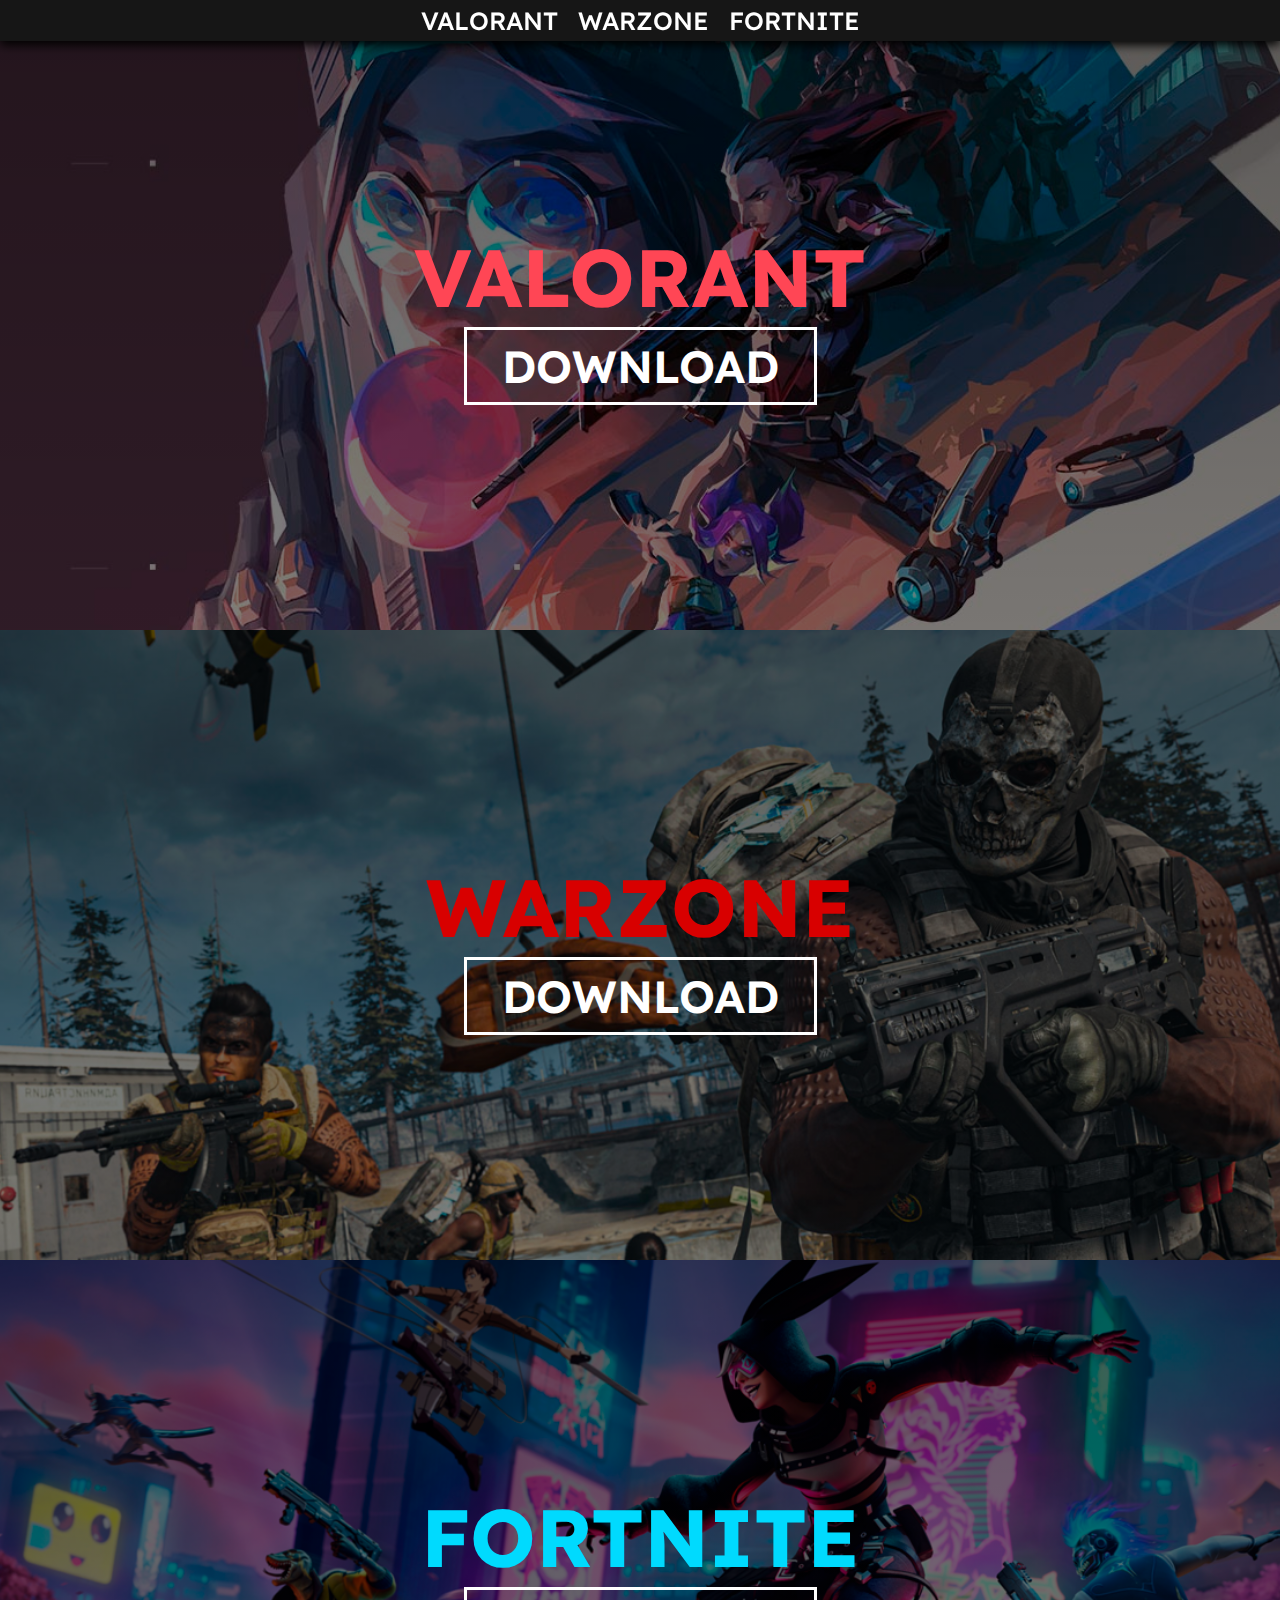
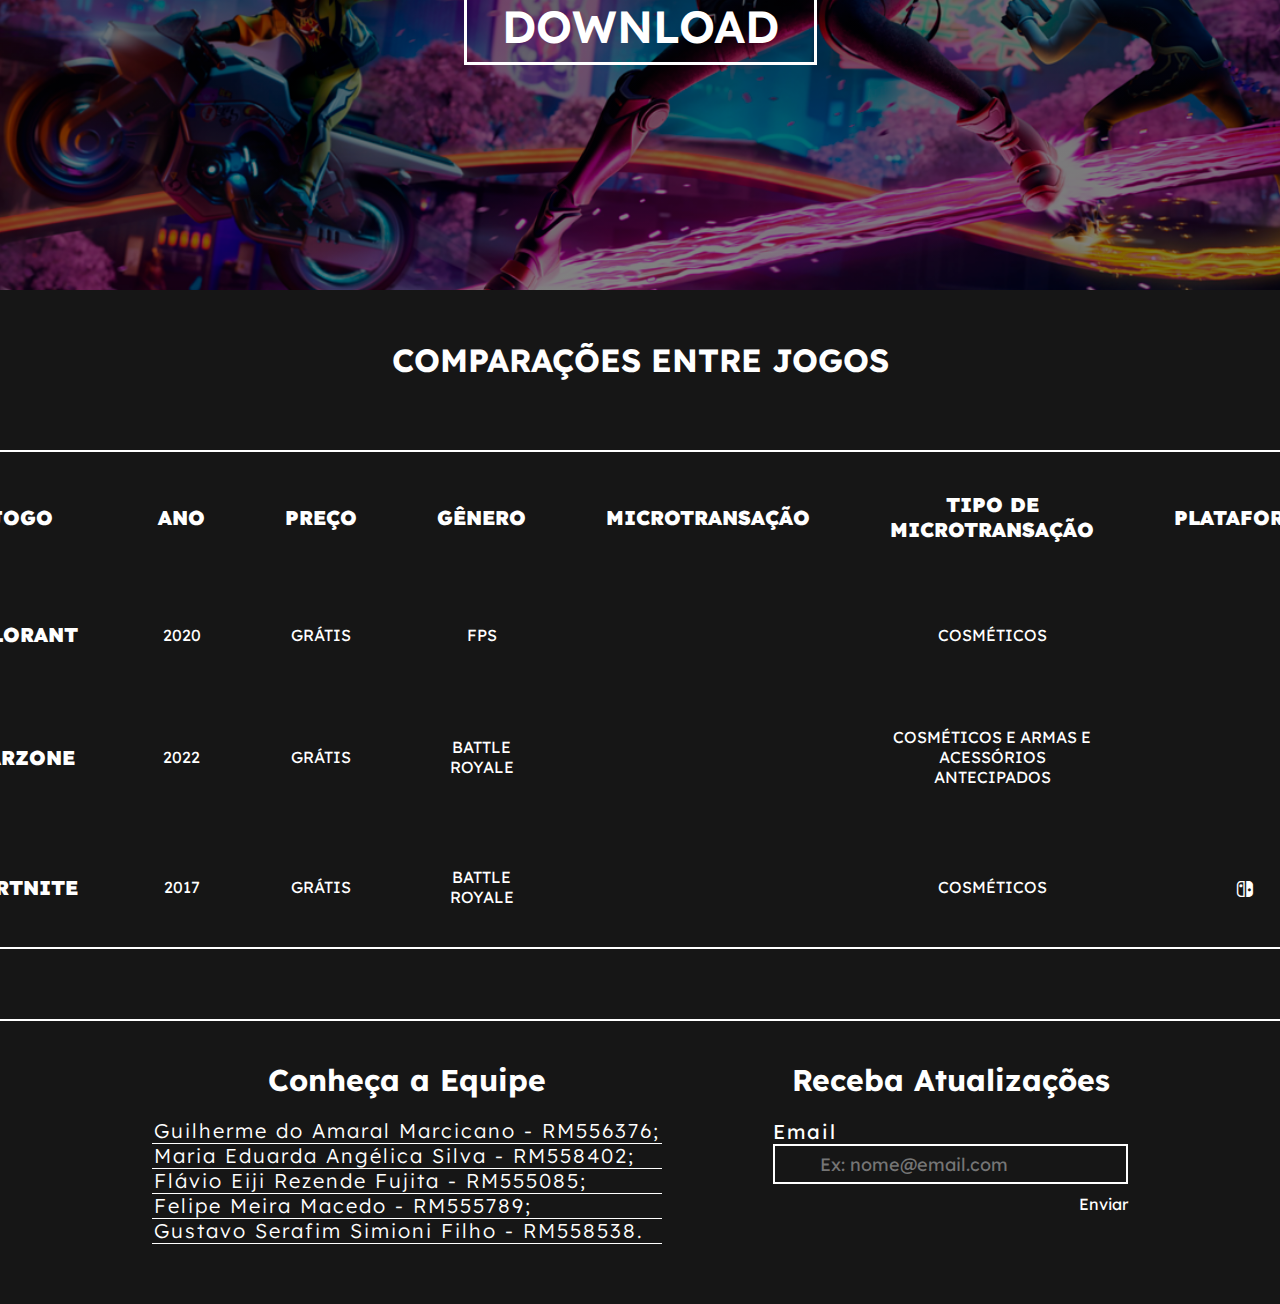
<file: index.html>
<!DOCTYPE html>
<html lang="pt-br">
  <head>
    <!-- Link fonte Google -->
    <link rel="preconnect" href="https://fonts.googleapis.com" />
    <link rel="preconnect" href="https://fonts.gstatic.com" crossorigin />
    <link
      href="https://fonts.googleapis.com/css2?family=Lexend:wght@100..900&display=swap"
      rel="stylesheet"
    />
    <link
      rel="stylesheet"
      href="https://cdnjs.cloudflare.com/ajax/libs/font-awesome/6.5.1/css/all.min.css"
      integrity="sha512-DTOQO9RWCH3ppGqcWaEA1BIZOC6xxalwEsw9c2QQeAIftl+Vegovlnee1c9QX4TctnWMn13TZye+giMm8e2LwA=="
      crossorigin="anonymous"
      referrerpolicy="no-referrer"
    />
    <!-- icon switch -->
    <link
      rel="stylesheet"
      href="https://cdn.jsdelivr.net/npm/bootstrap-icons@1.7.2/font/bootstrap-icons.css"
    />

    <meta charset="UTF-8" />
    <meta name="viewport" content="width=device-width, initial-scale=1.0" />

    <title>Informações de Jogos</title>

    <link rel="stylesheet" href="./Assets/CSS/index.css" />
    <link rel="stylesheet" href="./Assets/CSS/variables.css" />
    <link rel="stylesheet" href="./Assets/CSS/navbar.css" />
  </head>
  <body id="home">
    <!-- MENU NAVEGACAO -->
    <header class="navbar">
      <div>
        <nav>
          <ul>
            <li>
              <a href="#home" class="menu home" title="Ir ao Topo"
                ><i class="fa-solid fa-house"></i
              ></a>
            </li>
          </ul>
        </nav>
      </div>

      <div>
        <nav>
          <ul>
            <li>
              <a href="#valorant" class="menu vavalo" title="Ir até Valorant"
                >VALORANT</a
              >
            </li>
            <li>
              <a href="#warzone" class="menu wazo2" title="Ir até Warzone"
                >WARZONE</a
              >
            </li>
            <li>
              <a href="#fortnite" class="menu frtnt" title="Ir até Fortnite"
                >FORTNITE</a
              >
            </li>
          </ul>
        </nav>
      </div>

      <div>
        <nav>
          <ul>
            <li>
              <a href="#compa" class="menu" title="Ir até Tabela"
                ><i class="fa-solid fa-chart-bar"></i
              ></a>
            </li>
          </ul>
        </nav>
      </div>
    </header>
    <!-- MENU NAVEGACAO -->

    <!-- JOGOS -->
    <main class="va jogos" id="valorant">
      <div class="hero-content">
        <a href="./Assets/Pages/valorant.html" class="vaval" title="Saiba Mais"
          ><h1 class="valorant media">VALORANT</h1></a
        >
        <a
          href="https://playvalorant.com/pt-br/download/"
          class="btn vava img"
          target="_blank"
          title="Site de Download"
          ><i class="fa-solid fa-arrow-down"></i>DOWNLOAD</a
        >
      </div>
    </main>

    <main class="wz jogos" id="warzone">
      <div class="hero-content">
        <a href="./Assets/Pages/warzoneii.html" class="waz2" title="Saiba Mais"
          ><h1 class="warzone media">WARZONE</h1></a
        >
        <a
          href="https://www.callofduty.com/br/pt/warzone"
          class="btn wz2 img"
          target="_blank"
          title="Site de Download"
          ><i class="fa-solid fa-arrow-down"></i>DOWNLOAD</a
        >
      </div>
    </main>

    <main class="ft jogos" id="fortnite">
      <div class="hero-content">
        <a href="./Assets/Pages/fortnite.html" class="frtn" title="Saiba Mais"
          ><h1 class="fortnite media">FORTNITE</h1></a
        >
        <a
          href="https://www.fortnite.com"
          class="btn ftn img"
          target="_blank"
          title="Site de Download"
          ><i class="fa-solid fa-arrow-down"></i>DOWNLOAD</a
        >
      </div>
    </main>
    <!-- JOGOS -->

    <!-- COMPARAÇÃO -->
    <div class="tabela">
      <h1>COMPARAÇÕES ENTRE JOGOS</h1>

      <div class="comp" id="compa">
        <table>
          <thead>
            <tr>
              <th class="nome">JOGO</th>
              <th class="nome">ANO</th>
              <th class="nome">PREÇO</th>
              <th class="nome">GÊNERO</th>
              <th class="nome">MICROTRANSAÇÃO</th>
              <th class="nome">TIPO DE MICROTRANSAÇÃO</th>
              <th class="nome">PLATAFORMA</th>
            </tr>
          </thead>

          <tbody>
            <tr>
              <td class="nome">VALORANT</td>
              <td>2020</td>
              <td>GRÁTIS</td>
              <td>FPS</td>
              <td><i class="fa-solid fa-check icon"></i></td>
              <td>COSMÉTICOS</td>
              <td><i class="fa-brands fa-windows icon"></i></td>
            </tr>

            <tr>
              <td class="nome">WARZONE</td>
              <td>2022</td>
              <td>GRÁTIS</td>
              <td>BATTLE ROYALE</td>
              <td><i class="fa-solid fa-check icon"></i></td>
              <td>COSMÉTICOS E ARMAS E ACESSÓRIOS ANTECIPADOS</td>
              <td>
                <i class="fa-brands fa-windows icon"></i>
                <i class="fa-brands fa-playstation icon"></i>
                <i class="fa-brands fa-xbox icon"></i>
              </td>
            </tr>

            <tr>
              <td class="nome">FORTNITE</td>
              <td>2017</td>
              <td>GRÁTIS</td>
              <td>BATTLE ROYALE</td>
              <td><i class="fa-solid fa-check icon"></i></td>
              <td>COSMÉTICOS</td>
              <td>
                <i class="fa-brands fa-windows icon"></i>
                <i class="fa-brands fa-playstation icon"></i>
                <i class="fa-brands fa-xbox icon"></i>
                <i class="bi bi-nintendo-switch"></i>
              </td>
            </tr>
          </tbody>
        </table>
      </div>
    </div>
    <!-- COMPARAÇÃO -->
    <!-- CREDITOS -->
    <div class="formcontainer">
      <div class="credito">
        <h2>Conheça a Equipe</h2>
        <ul>
          <li>
            <p>Guilherme do Amaral Marcicano - RM556376;</p>
            <p>Maria Eduarda Angélica Silva - RM558402;</p>
            <p>Flávio Eiji Rezende Fujita - RM555085;</p>
            <p>Felipe Meira Macedo - RM555789;</p>
            <p>Gustavo Serafim Simioni Filho - RM558538.</p>
          </li>
        </ul>
      </div>
      <!-- CREDITOS -->

      <!-- FORMULARIO -->
      <div class="box-form">
        <h2>Receba Atualizações</h2>
        <form id="dados" name="dados" method="post" action="" class="form">
          <div class="box-form-item">
            <label for="email">Email</label>
            <i class="fa-solid fa-envelope mail"></i>
            <input
              type="email"
              name="email"
              id="email"
              placeholder="Ex: nome@email.com"
              title="Seu Email"
            />
          </div>

          <div class="box-form-button">
            <a href="./Assets/Pages/feedback.html" title="Enviar" class="Enviar"
              >Enviar <i class="fa-solid fa-arrow-right"></i
            ></a>
          </div>
        </form>
      </div>
    </div>
    <!-- FORMULARIO -->
  </body>
</html>
</file>
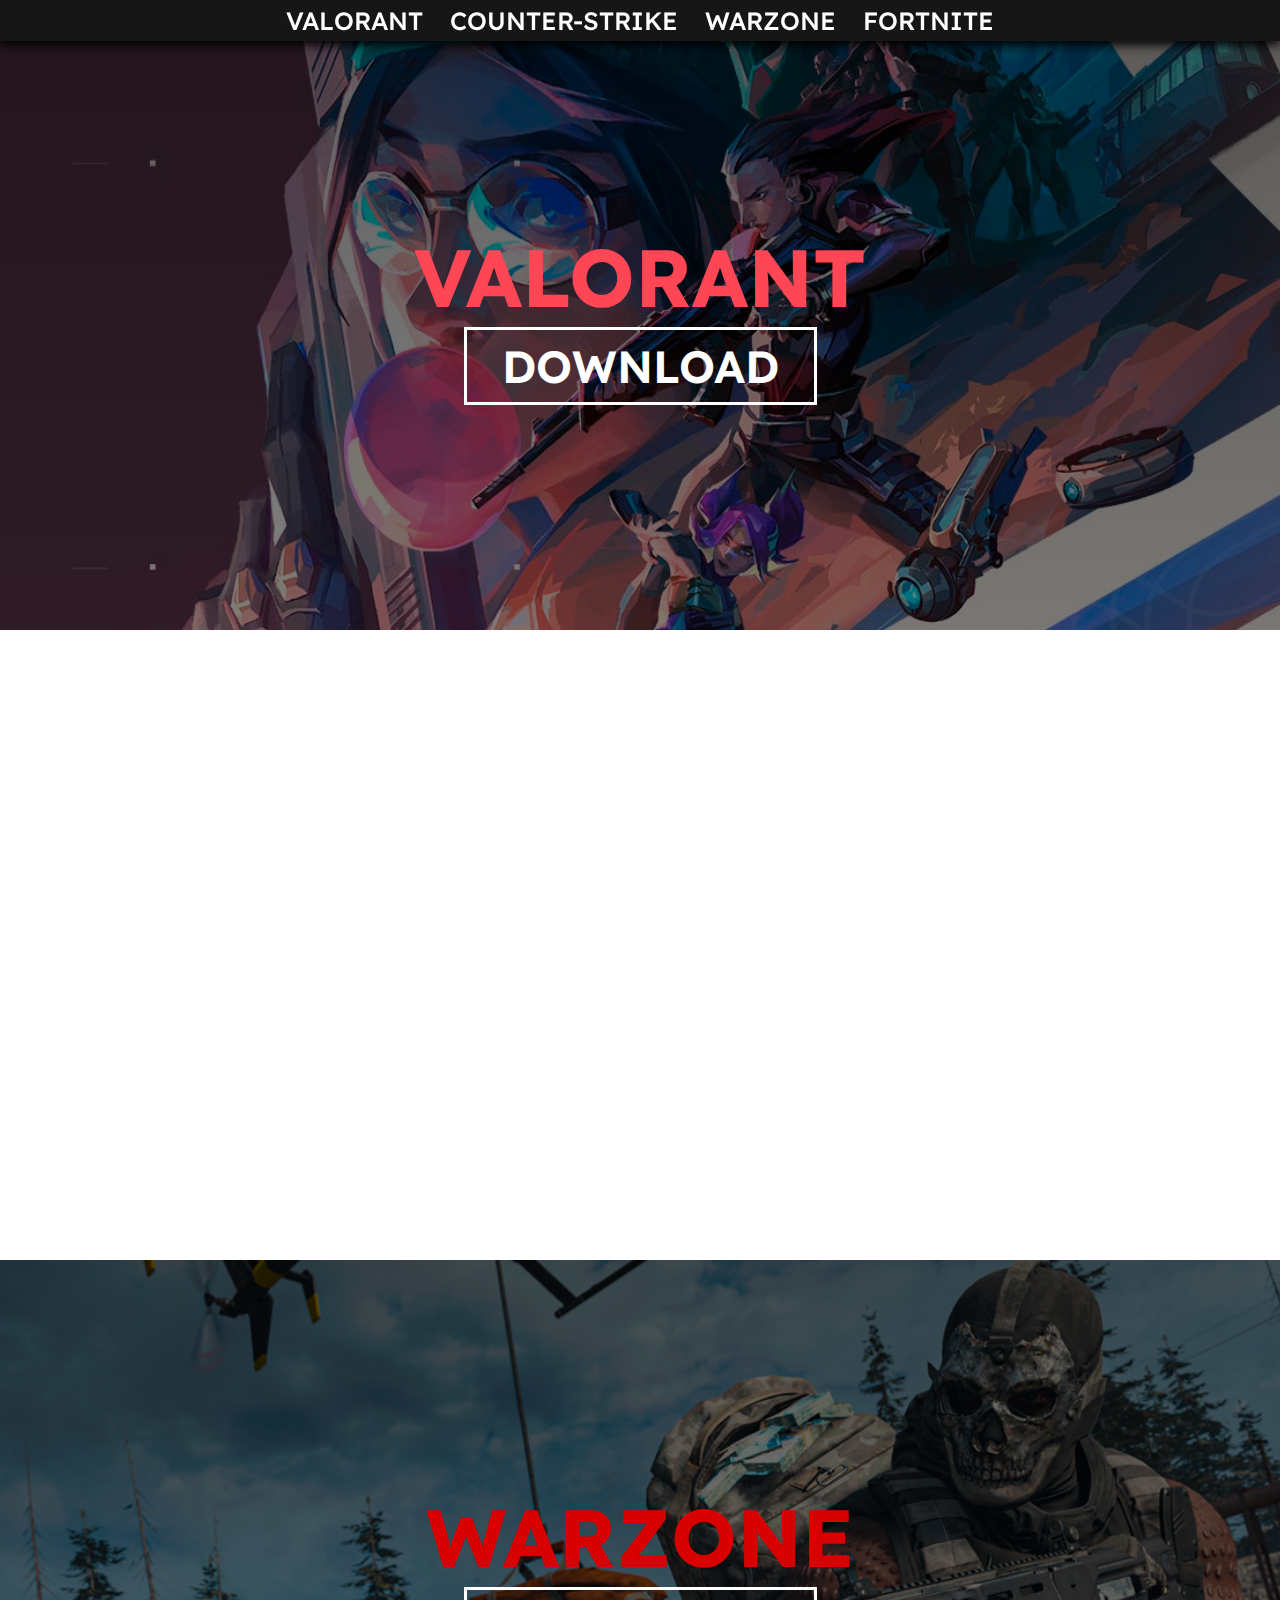
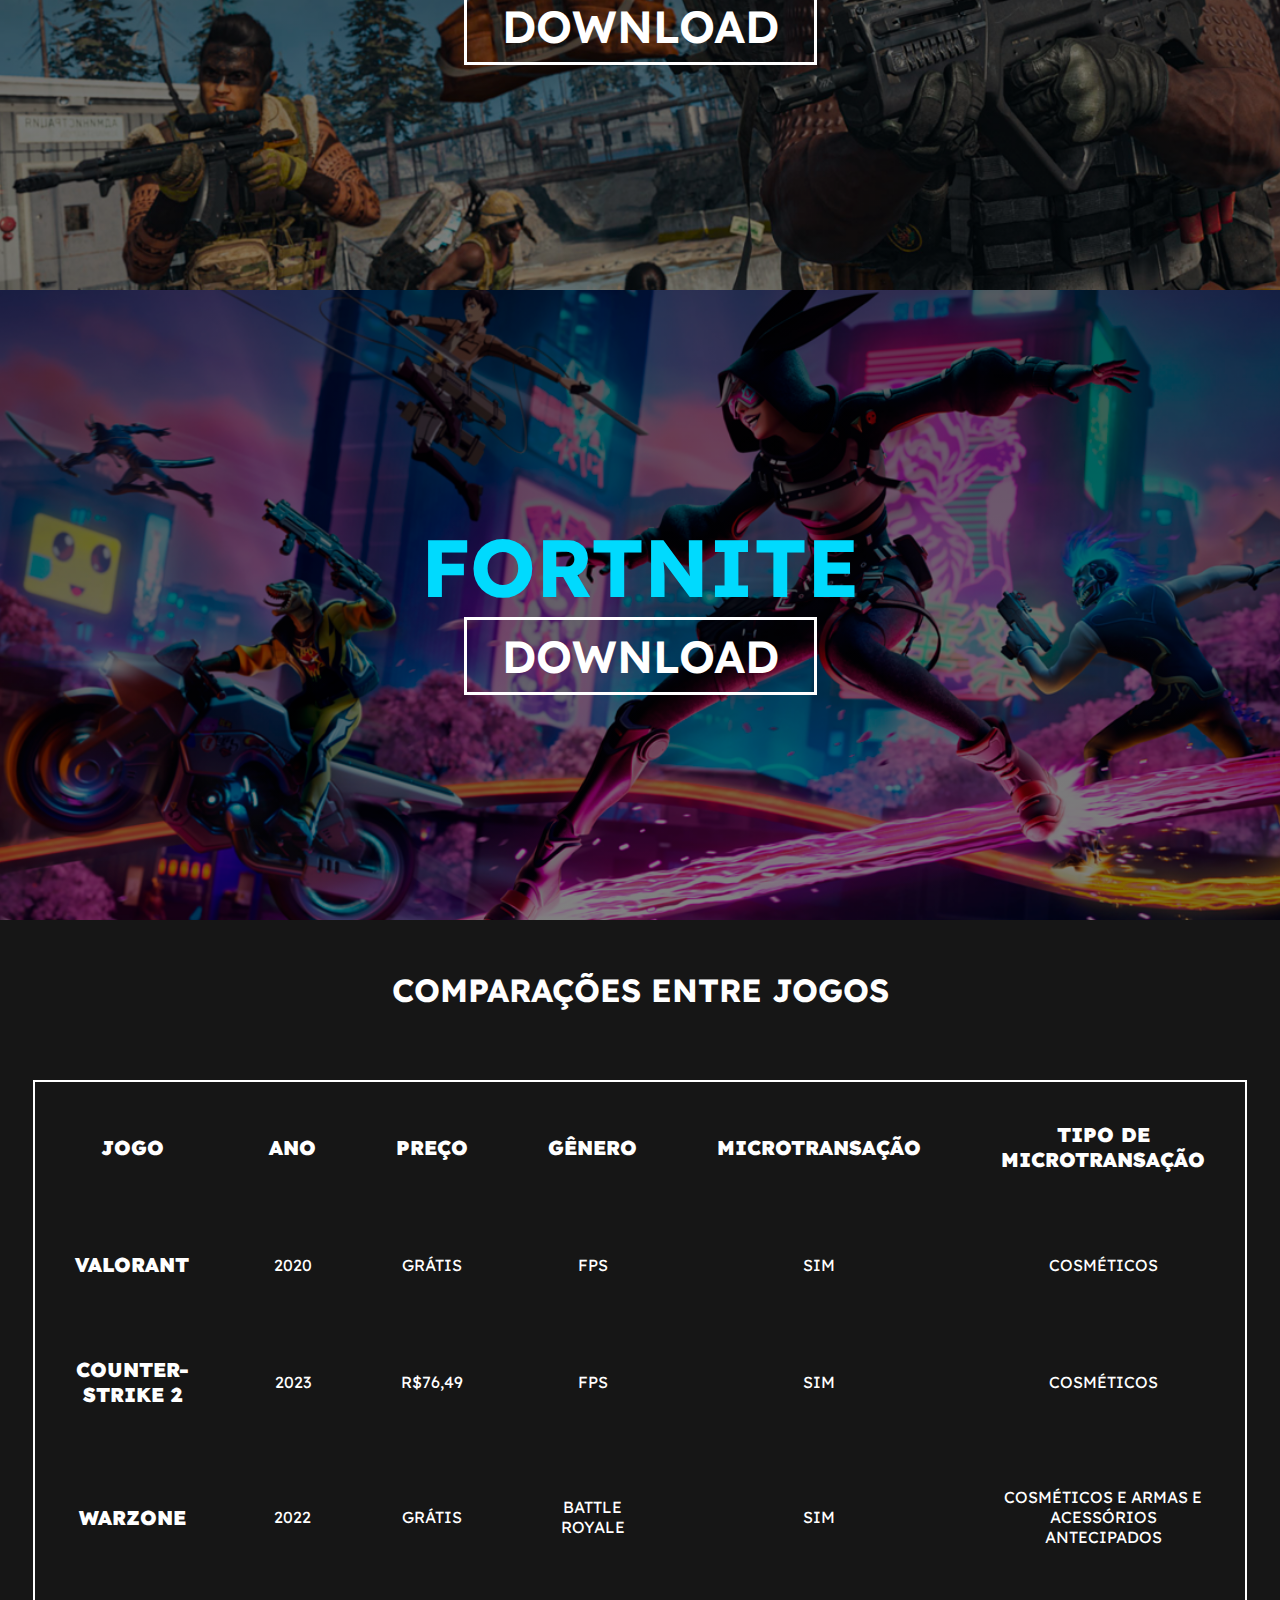
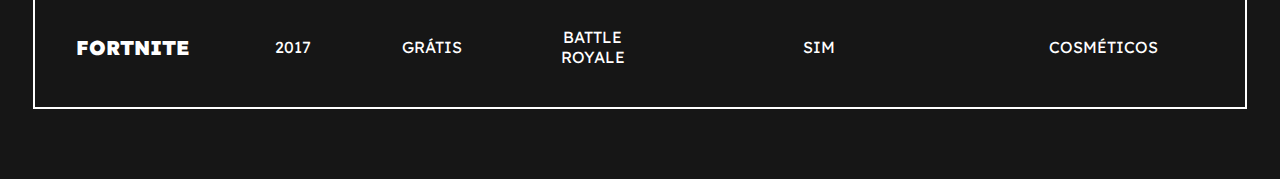
<file: Assets/Pages/index.html>
<!DOCTYPE html>
<html lang="pt-br">
<head>

    <!-- Link fonte Google -->
        <link rel="preconnect" href="https://fonts.googleapis.com">
        <link rel="preconnect" href="https://fonts.gstatic.com" crossorigin>
        <link href="https://fonts.googleapis.com/css2?family=Lexend:wght@100..900&display=swap" rel="stylesheet">
        <link rel="stylesheet" href="https://cdnjs.cloudflare.com/ajax/libs/font-awesome/6.5.1/css/all.min.css" integrity="sha512-DTOQO9RWCH3ppGqcWaEA1BIZOC6xxalwEsw9c2QQeAIftl+Vegovlnee1c9QX4TctnWMn13TZye+giMm8e2LwA==" crossorigin="anonymous" referrerpolicy="no-referrer" />
        <!-- fonte vava -->
        <link href="https://db.onlinewebfonts.com/c/e7322a6673613ab13604fadda3d20e56?family=VALORANT" rel="stylesheet">
        <!-- fonte wz -->
        <link href="https://db.onlinewebfonts.com/c/518a5b02a5198232adbb0ff63ac2d8bb?family=CountachWeb+Regular" rel="stylesheet">
        <!-- fonte ft -->
        <link href="https://db.onlinewebfonts.com/c/cdc8c3de1e6bd5a9a67c6a001f9fedd0?family=Burbank+Big+Condensed+Black" rel="stylesheet">
        <!-- fonte cs -->
        <link href="https://fonts.cdnfonts.com/css/counter-strike" rel="stylesheet">

    <meta charset="UTF-8">
    <meta name="viewport" content="width=device-width, initial-scale=1.0">

    <title>ProjetoBase</title>

    <link rel="stylesheet" href="../CSS/index.css">
    <link rel="stylesheet" href="../CSS/variables.css">
    <link rel="stylesheet" href="../CSS/navbar.css">

</head>
    <body id="home">
        <!-- MENU NAVEGACAO -->
        <header class="navbar">
            
            <div>
                <nav>
                    <ul>
                        <li>
                            <a href="#home" class="menu home"><i class="fa-solid fa-house"></i></a>
                        </li>
                    </ul>
                </nav>
            </div>

            <div>
                <nav>
                    <ul>
                        <li>
                            <a href="#valorant" class="menu vavalo">VALORANT</a>
                            <a href="#counter-strike" class="menu csss2">COUNTER-STRIKE</a>
                            <a href="#warzone" class="menu wazo2">WARZONE</a>
                            <a href="#fortnite" class="menu frtnt">FORTNITE</a>
                        </li>
                    </ul>
                </nav>
            </div>

            <div>
                <nav>
                    <ul>
                        <li>
                            <a href="#compa" class="menu compa"><i class="fa-solid fa-chart-bar"></i></a>
                        </li>
                    </ul>
                </nav>
            </div>
            
        </header>
        <!-- MENU NAVEGACAO -->

        <!-- JOGOS -->
        <main class="va" id="valorant">
            <div class="hero-content">
                <a href="/Assets/Pages/valorant.html" class="vaval"><h1 class="valorant img">VALORANT</h1></a>
                <a href="https://playvalorant.com/pt-br/download/" class="btn vava" target="_blank"><i class="fa-solid fa-arrow-down"></i> DOWNLOAD</a>
            </div>
        </main>
        
        <main class="cs" id="counter-strike">
            <div class="hero-content">
                <a href="./counter-strike.html" class="css2"><h1 class="counter-strike img">COUNTER-STRIKE</h1></a>
                <a href="https://www.counter-strike.net/cs2" class="btn cs2" target="_blank"><i class="fa-solid fa-arrow-down"></i> DOWNLOAD</a>
            </div>
        </main>
        
        <main class="wz" id="warzone">
            <div class="hero-content img">
                <a href="./warzoneii.html" class="waz2"><h1 class="warzone">WARZONE</h1></a>
                <a href="https://www.callofduty.com/br/pt/warzone" class="btn wz2" target="_blank"><i class="fa-solid fa-arrow-down"></i> DOWNLOAD</a>
            </div>
        </main>
        
        <main class="ft" id="fortnite">
            <div class="hero-content img">
                <a href="./fortnite.html" class="frtn"><h1 class="fortnite">FORTNITE</h1></a>
                <a href="https://www.fortnite.com" class="btn ftn" target="_blank"><i class="fa-solid fa-arrow-down"></i> DOWNLOAD</a>
            </div>
        </main>
        <!-- JOGOS -->

        <!-- COMPARAÇÃO -->
        <div class="tabela">
            <h1>COMPARAÇÕES ENTRE JOGOS</h1>

            <div class="comp" id="compa">
                <table>
                    <thead>
                        <tr>
                            <th class="nome">JOGO</th>
                            <th class="nome">ANO</th>
                            <th class="nome">PREÇO</th>
                            <th class="nome">GÊNERO</th>
                            <th class="nome">MICROTRANSAÇÃO</th>
                            <th class="nome">TIPO DE MICROTRANSAÇÃO</th>
                        </tr>
                    </thead>
                    
                    <tbody>
                        <tr>
                            <td class="nome">VALORANT</td>
                            <td>2020</td>
                            <td>GRÁTIS</td>
                            <td>FPS</td>
                            <td>SIM</td>
                            <td>COSMÉTICOS</td>
                        </tr>
                        
                        <tr>
                            <td class="nome">COUNTER-STRIKE 2</td>
                            <td>2023</td>
                            <td>R$76,49</td>
                            <td>FPS</td>
                            <td>SIM</td>
                            <td>COSMÉTICOS</td>
                        </tr>
                        
                        <tr>
                            <td class="nome">WARZONE</td>
                            <td>2022</td>
                            <td>GRÁTIS</td>
                            <td>BATTLE ROYALE</td>
                            <td>SIM</td>
                            <td>COSMÉTICOS E ARMAS E ACESSÓRIOS ANTECIPADOS</td>
                        </tr>
                        
                        <tr>
                            <td class="nome">FORTNITE</td>
                            <td>2017</td>
                            <td>GRÁTIS</td>
                            <td>BATTLE ROYALE</td>
                            <td>SIM</td>
                            <td>COSMÉTICOS</td>
                        </tr>
                    </tbody>
                </table>
        </div>
    </div>
        <!-- COMPARAÇÃO -->
    </body>
    </html>
</file>
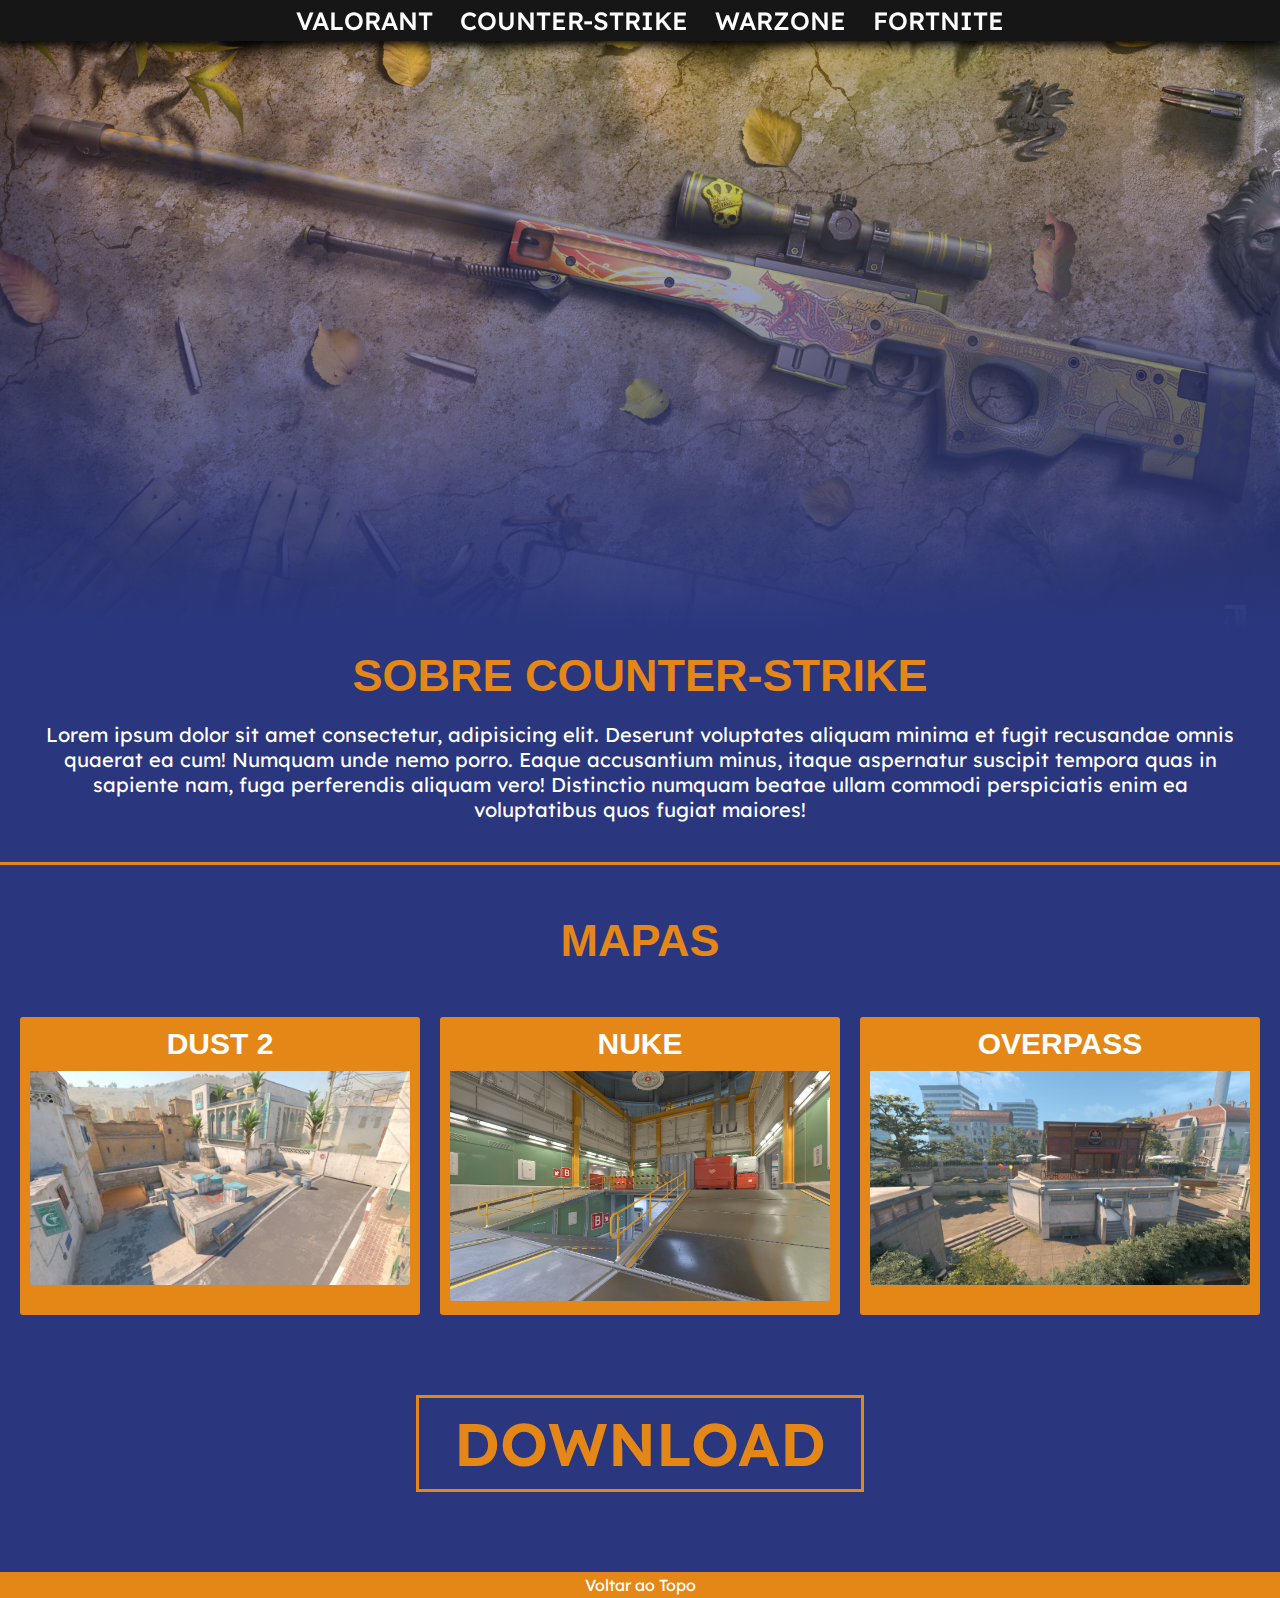
<file: Assets/Pages/counter-strike.html>
<!DOCTYPE html>
<html lang="pt-br">
<head>

    <!-- Link fonte Google -->
        <link rel="preconnect" href="https://fonts.googleapis.com">
        <link rel="preconnect" href="https://fonts.gstatic.com" crossorigin>
        <link href="https://fonts.googleapis.com/css2?family=Lexend:wght@100..900&display=swap" rel="stylesheet">
        <link rel="stylesheet" href="https://cdnjs.cloudflare.com/ajax/libs/font-awesome/6.5.1/css/all.min.css" integrity="sha512-DTOQO9RWCH3ppGqcWaEA1BIZOC6xxalwEsw9c2QQeAIftl+Vegovlnee1c9QX4TctnWMn13TZye+giMm8e2LwA==" crossorigin="anonymous" referrerpolicy="no-referrer" />
        <!-- fonte vava -->
        <link href="https://db.onlinewebfonts.com/c/e7322a6673613ab13604fadda3d20e56?family=VALORANT" rel="stylesheet">
        <!-- fonte wz -->
        <link href="https://db.onlinewebfonts.com/c/518a5b02a5198232adbb0ff63ac2d8bb?family=CountachWeb+Regular" rel="stylesheet">
        <!-- fonte ft -->
        <link href="https://db.onlinewebfonts.com/c/cdc8c3de1e6bd5a9a67c6a001f9fedd0?family=Burbank+Big+Condensed+Black" rel="stylesheet">
        <!-- fonte cs -->
        <link href="https://fonts.cdnfonts.com/css/counter-strike" rel="stylesheet">

    <meta charset="UTF-8">
    <meta name="viewport" content="width=device-width, initial-scale=1.0">

    <title>Projeto</title>

    <link rel="stylesheet" href="../CSS/cs.css">
    <link rel="stylesheet" href="../CSS/variables.css">
    <link rel="stylesheet" href="../CSS/navbar.css">

</head>
    <body id="counter-strike">
        <!-- MENU NAVEGACAO -->
        <header class="navbar">
            <div>
                <nav>
                    <ul>
                        <li>
                            <a href="./index.html" class="menu home"><i class="fa-solid fa-house"></i></a>
                        </li>
                    </ul>
                </nav>
            </div>

            <div>
                <nav>
                    <ul>
                        <li>
                            <a href="./valorant.html" class="menu vavalo">VALORANT</a>
                            <a href="#counter-strike" class="menu csss2">COUNTER-STRIKE</a>
                            <a href="./warzoneii.html" class="menu wazo2">WARZONE</a>
                            <a href="./fortnite.html" class="menu frtnt">FORTNITE</a>
                        </li>
                    </ul>
                </nav>
            </div>

            <div>
                <nav>
                    <ul>
                        <li>
                            <!-- <a href="./index.html" class="menu compa"><i class="fa-solid fa-chart-bar"></i></a> -->
                        </li>
                    </ul>
                </nav>
            </div>
        </header>
        <!-- MENU NAVEGACAO -->

        <main class="va">
            <div class="hero-content"></div>
        </main>

        <div class="hero">
            <h1>SOBRE COUNTER-STRIKE</h1>
            <p>Lorem ipsum dolor sit amet consectetur, adipisicing elit. Deserunt voluptates aliquam minima et fugit recusandae omnis quaerat ea cum! Numquam unde nemo porro. Eaque accusantium minus, itaque aspernatur suscipit tempora quas in sapiente nam, fuga perferendis aliquam vero! Distinctio numquam beatae ullam commodi perspiciatis enim ea voluptatibus quos fugiat maiores!</p>
        </div>

        <h1 class="mapas">MAPAS</h1>

        <div class="cards">
            <div class="card card1">
                <h2>DUST 2</h2>
                <img src="../Images/counter-strike-2-maps-dust-2.jpg" alt="">
            </div>
            
            <div class="card card2">
                <h2>NUKE</h2>
                <img src="../Images/1320531.jpeg" alt="">
            </div>
            
            <div class="card card3">
                <h2>OVERPASS</h2>
                <img src="../Images/Overpass-Featured-Image.jpeg" alt="">
            </div>
        </div>

        <div class="hero-content2">
            <a href="https://www.counter-strike.net/cs2" class="btn" target="_blank"><i class="fa-solid fa-arrow-down"></i>DOWNLOAD</a>
        </div>

        <footer>
            <a href="#counter-strike" class="footer">Voltar ao Topo</a>
    </body>
</html>
</file>
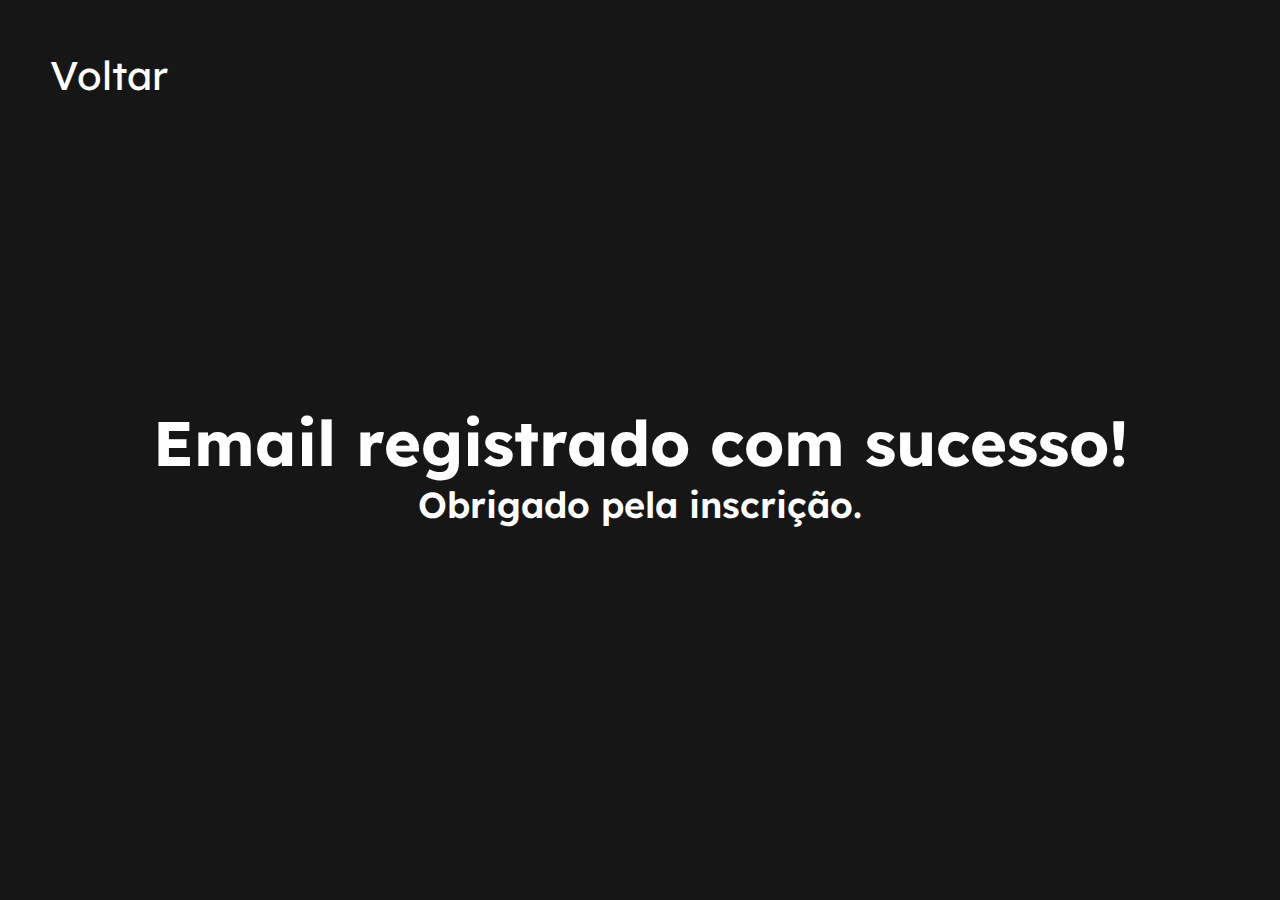
<file: Assets/Pages/feedback.html>
<!DOCTYPE html>
<html lang="pt-br">
  <head>
    <!-- Link fonte Google -->
    <link rel="preconnect" href="https://fonts.googleapis.com" />
    <link rel="preconnect" href="https://fonts.gstatic.com" crossorigin />
    <link
      href="https://fonts.googleapis.com/css2?family=Lexend:wght@100..900&display=swap"
      rel="stylesheet"
    />
    <link
      rel="stylesheet"
      href="https://cdnjs.cloudflare.com/ajax/libs/font-awesome/6.5.1/css/all.min.css"
      integrity="sha512-DTOQO9RWCH3ppGqcWaEA1BIZOC6xxalwEsw9c2QQeAIftl+Vegovlnee1c9QX4TctnWMn13TZye+giMm8e2LwA=="
      crossorigin="anonymous"
      referrerpolicy="no-referrer"
    />
    <!-- fonte vava -->
    <link
      href="https://db.onlinewebfonts.com/c/e7322a6673613ab13604fadda3d20e56?family=VALORANT"
      rel="stylesheet"
    />
    <!-- fonte wz -->
    <link
      href="https://db.onlinewebfonts.com/c/518a5b02a5198232adbb0ff63ac2d8bb?family=CountachWeb+Regular"
      rel="stylesheet"
    />
    <!-- fonte ft -->
    <link
      href="https://db.onlinewebfonts.com/c/cdc8c3de1e6bd5a9a67c6a001f9fedd0?family=Burbank+Big+Condensed+Black"
      rel="stylesheet"
    />
    <!-- fonte cs -->
    <link
      href="https://fonts.cdnfonts.com/css/counter-strike"
      rel="stylesheet"
    />

    <meta charset="UTF-8" />
    <meta name="viewport" content="width=device-width, initial-scale=1.0" />

    <title>Feedback</title>

    <link rel="stylesheet" href="../CSS/feedback.css" />
    <link rel="stylesheet" href="../CSS/variables.css" />
  </head>
  <body>
    <div class="voltar">
      <a href="/index.html" title="Voltar"><i class="fa-solid fa-arrow-left"></i> Voltar</a>
    </div>

    <div class="obg">
      <div class="caixa">
        <h1>
          Email registrado com sucesso!
          <p>Obrigado pela inscrição.</p>
        </h1>
      </div>
    </div>
  </body>
</html>
</file>
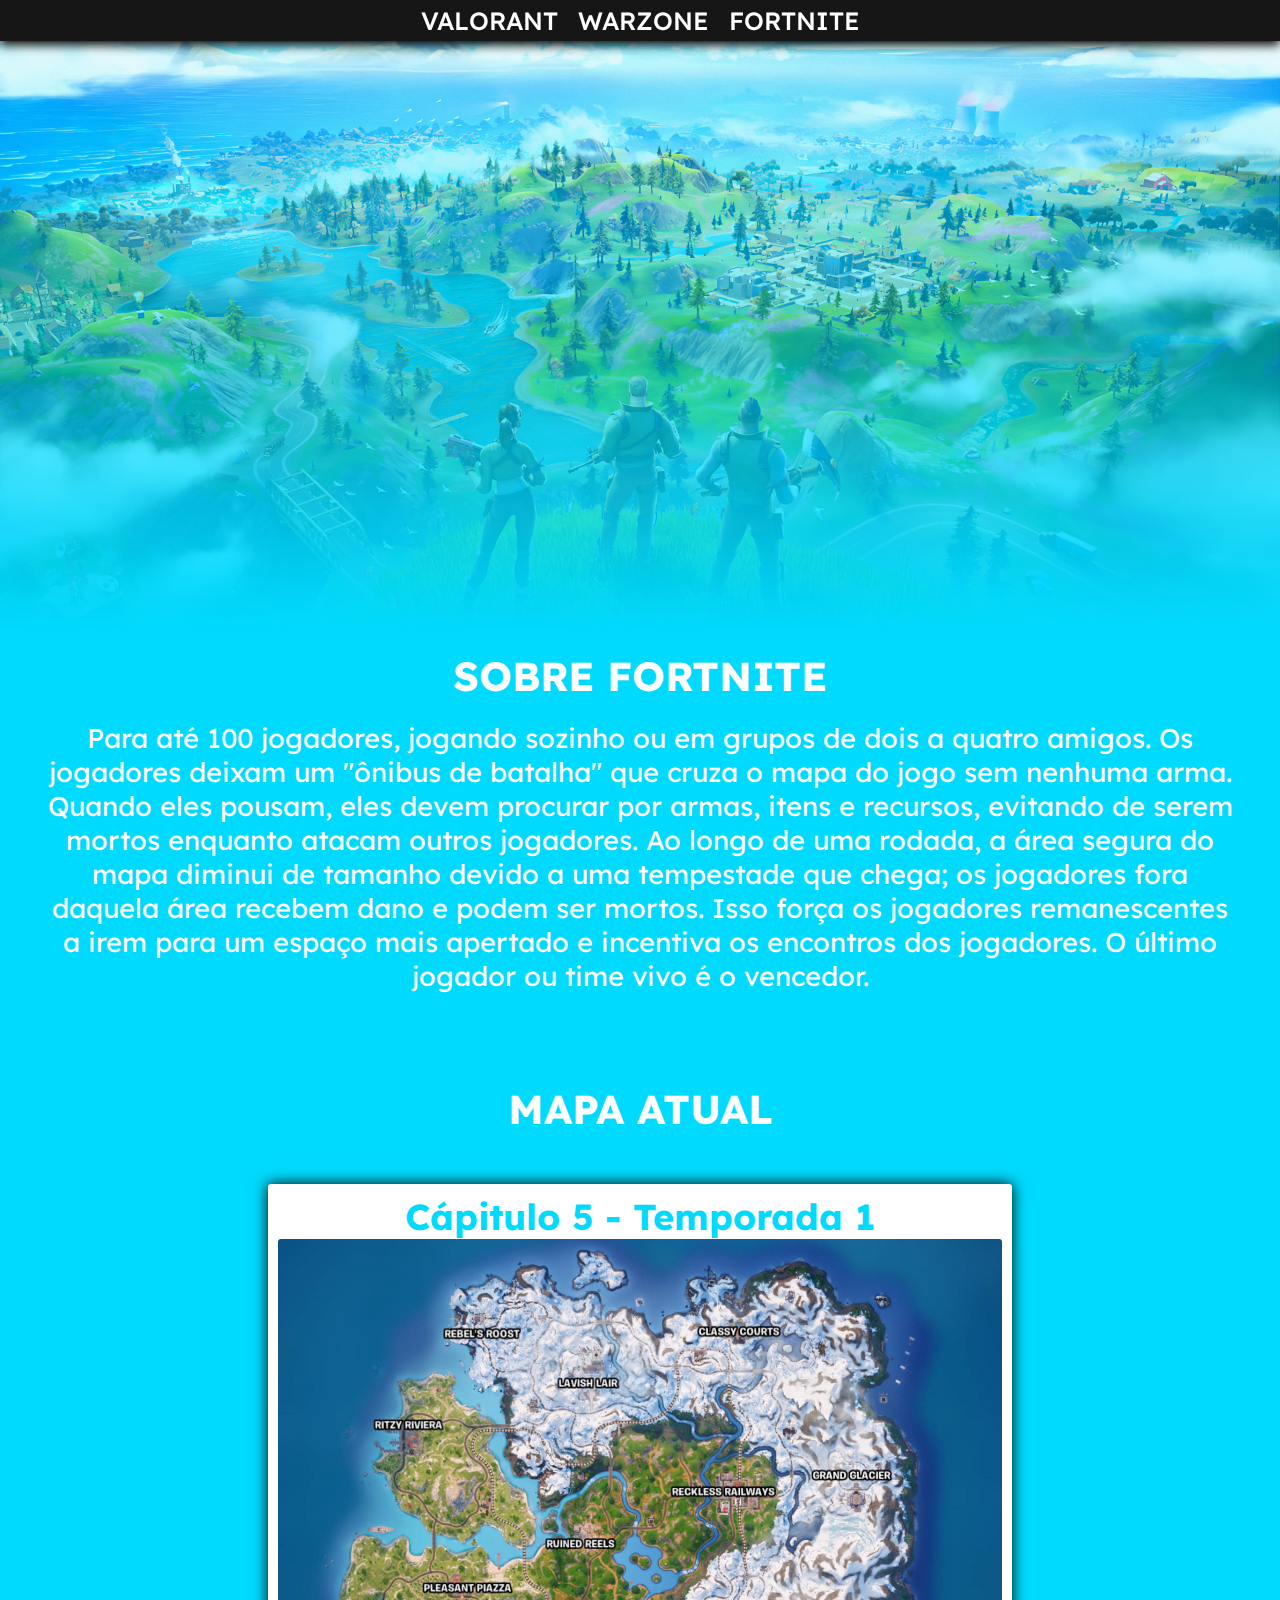
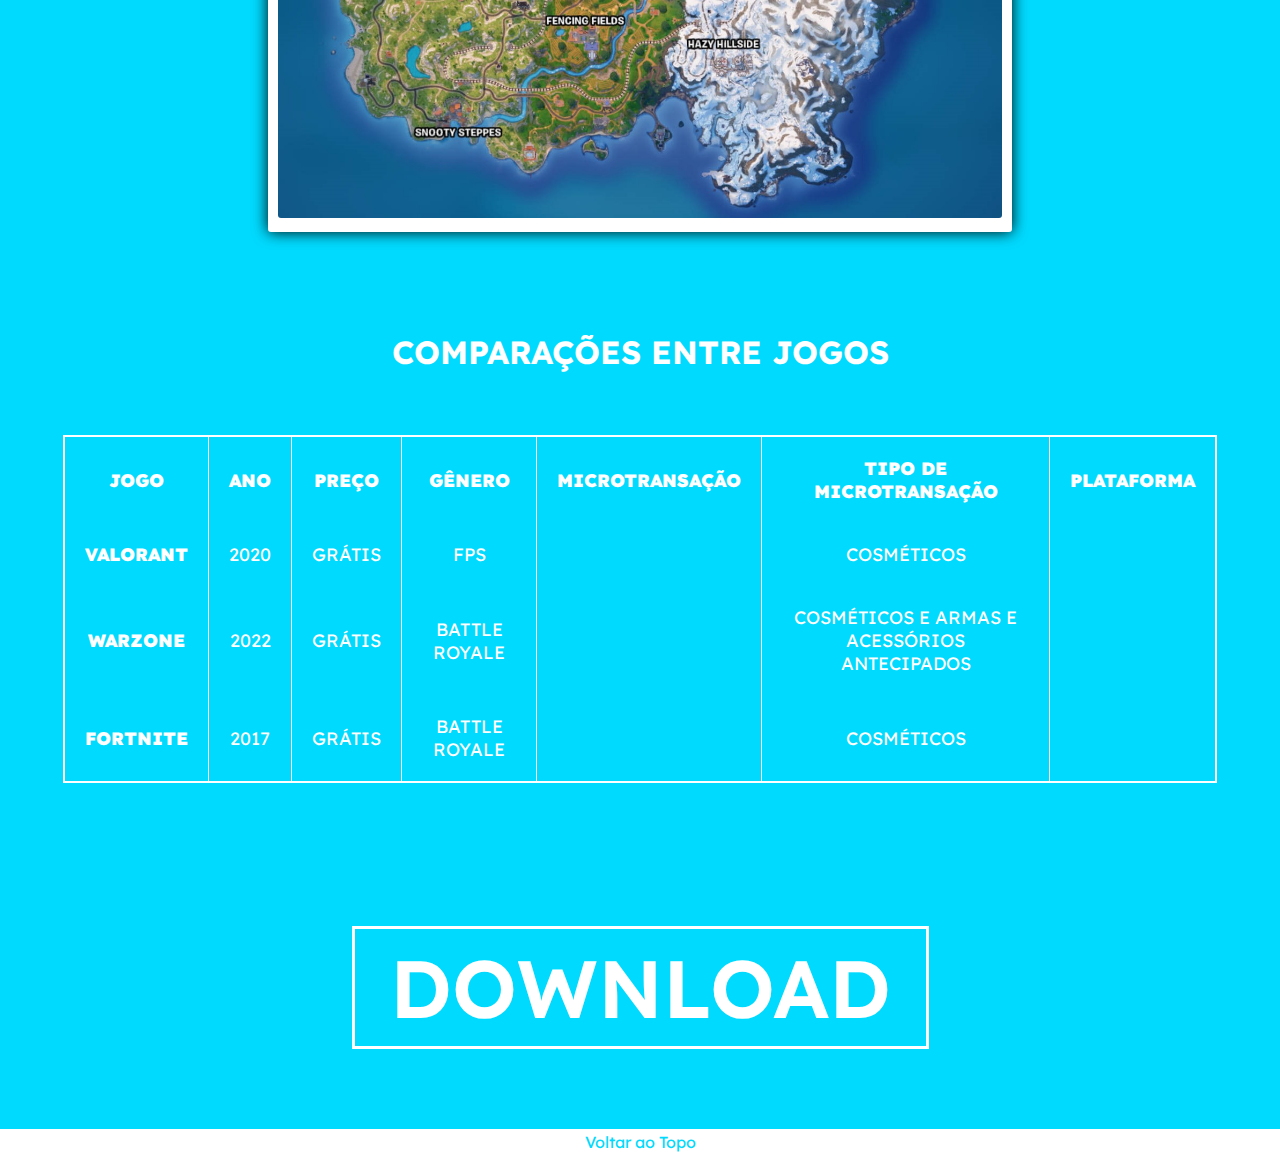
<file: Assets/Pages/fortnite.html>
<!DOCTYPE html>
<html lang="pt-br">
  <head>
    <!-- Link fonte Google -->
    <link rel="preconnect" href="https://fonts.googleapis.com" />
    <link rel="preconnect" href="https://fonts.gstatic.com" crossorigin />
    <link
      href="https://fonts.googleapis.com/css2?family=Lexend:wght@100..900&display=swap"
      rel="stylesheet"
    />
    <link
      rel="stylesheet"
      href="https://cdnjs.cloudflare.com/ajax/libs/font-awesome/6.5.1/css/all.min.css"
      integrity="sha512-DTOQO9RWCH3ppGqcWaEA1BIZOC6xxalwEsw9c2QQeAIftl+Vegovlnee1c9QX4TctnWMn13TZye+giMm8e2LwA=="
      crossorigin="anonymous"
      referrerpolicy="no-referrer"
    />

    <meta charset="UTF-8" />
    <meta name="viewport" content="width=device-width, initial-scale=1.0" />

    <title>Fortnite</title>

    <link rel="stylesheet" href="../CSS/fortnite.css" />
    <link rel="stylesheet" href="../CSS/variables.css" />
    <link rel="stylesheet" href="../CSS/navbar.css" />
  </head>
  <body id="fortnite">
    <!-- MENU NAVEGACAO -->
    <header class="navbar">
      <div>
        <nav>
          <ul>
            <li>
              <a href="../../index.html" class="menu home" title="Ir até Home"
                ><i class="fa-solid fa-house"></i
              ></a>
            </li>
          </ul>
        </nav>
      </div>

      <div>
        <nav>
          <ul>
            <li>
              <a
                href="./valorant.html"
                class="menu vavalo"
                title="Ir até Valorant"
                >VALORANT</a
              >
            </li>
            <li>
              <a
                href="./warzoneii.html"
                class="menu wazo2"
                title="Ir até Warzone"
                >WARZONE</a
              >
            </li>
            <li>
              <a href="#fortnite" class="menu frtnt" title="Voltar ao Topo"
                >FORTNITE</a
              >
            </li>
          </ul>
        </nav>
      </div>

      <div>
        <nav>
          <ul>
            <li>
              <a href="/index.html" class="menu compa"
                ><i class="fa-solid fa-chart-bar"></i
              ></a>
            </li>
          </ul>
        </nav>
      </div>
    </header>
    <!-- MENU NAVEGACAO -->

    <main class="va">
      <div class="hero-content"></div>
    </main>

    <div class="hero">
      <h1>SOBRE FORTNITE</h1>
      <p>
        Para até 100 jogadores, jogando sozinho ou em grupos de dois a quatro
        amigos. Os jogadores deixam um "ônibus de batalha" que cruza o mapa do
        jogo sem nenhuma arma. Quando eles pousam, eles devem procurar por
        armas, itens e recursos, evitando de serem mortos enquanto atacam outros
        jogadores. Ao longo de uma rodada, a área segura do mapa diminui de
        tamanho devido a uma tempestade que chega; os jogadores fora daquela
        área recebem dano e podem ser mortos. Isso força os jogadores
        remanescentes a irem para um espaço mais apertado e incentiva os
        encontros dos jogadores. O último jogador ou time vivo é o vencedor.
      </p>
    </div>

    <h1 class="mapas">MAPA ATUAL</h1>
    <div class="grids">
      <div class="cards">
        <div
          class="card card1"
          title="Mapa do Cápitulo 5 - Temporada 1 de Fortnite"
        >
          <h2>Cápitulo 5 - Temporada 1</h2>
          <img
            src="../Images/fort/fortnite-map-chapter-5-season-1.jpg"
            alt="Mapa do Cápitulo 5 - Temporada 1 de Fortnite"
          />
        </div>
      </div>

      <div class="tabela">
        <h1>COMPARAÇÕES ENTRE JOGOS</h1>

        <div class="comp" id="compa">
          <table>
            <thead>
              <tr>
                <th class="nome">JOGO</th>
                <th class="nome">ANO</th>
                <th class="nome">PREÇO</th>
                <th class="nome">GÊNERO</th>
                <th class="nome">MICROTRANSAÇÃO</th>
                <th class="nome">TIPO DE MICROTRANSAÇÃO</th>
                <th class="nome">PLATAFORMA</th>
              </tr>
            </thead>

            <tbody>
              <tr>
                <td class="nome">VALORANT</td>
                <td>2020</td>
                <td>GRÁTIS</td>
                <td>FPS</td>
                <td><i class="fa-solid fa-check icon"></i></td>
                <td>COSMÉTICOS</td>
                <td><i class="fa-brands fa-windows icon"></i></td>
              </tr>

              <tr>
                <td class="nome">WARZONE</td>
                <td>2022</td>
                <td>GRÁTIS</td>
                <td>BATTLE ROYALE</td>
                <td><i class="fa-solid fa-check icon"></i></td>
                <td>COSMÉTICOS E ARMAS E ACESSÓRIOS ANTECIPADOS</td>
                <td>
                  <i class="fa-brands fa-windows icon"></i>
                  <i class="fa-brands fa-playstation icon"></i>
                  <i class="fa-brands fa-xbox icon"></i>
                </td>
              </tr>

              <tr>
                <td class="nome">FORTNITE</td>
                <td>2017</td>
                <td>GRÁTIS</td>
                <td>BATTLE ROYALE</td>
                <td><i class="fa-solid fa-check icon"></i></td>
                <td>COSMÉTICOS</td>
                <td>
                  <i class="fa-brands fa-windows icon"></i>
                  <i class="fa-brands fa-playstation icon"></i>
                  <i class="fa-brands fa-xbox icon"></i>
                  <i class="bi bi-nintendo-switch"></i>
                </td>
              </tr>
            </tbody>
          </table>
        </div>
      </div>

      <div class="hero-content2">
        <a
          href="https://www.fortnite.com"
          class="btn"
          target="_blank"
          title="Site de Download"
          ><i class="fa-solid fa-arrow-down"></i>DOWNLOAD</a
        >
      </div>
    </div>

    <footer>
      <a href="#fortnite" class="footer" title="Voltar ao Topo"
        >Voltar ao Topo</a
      >
    </footer>
  </body>
</html>
</file>
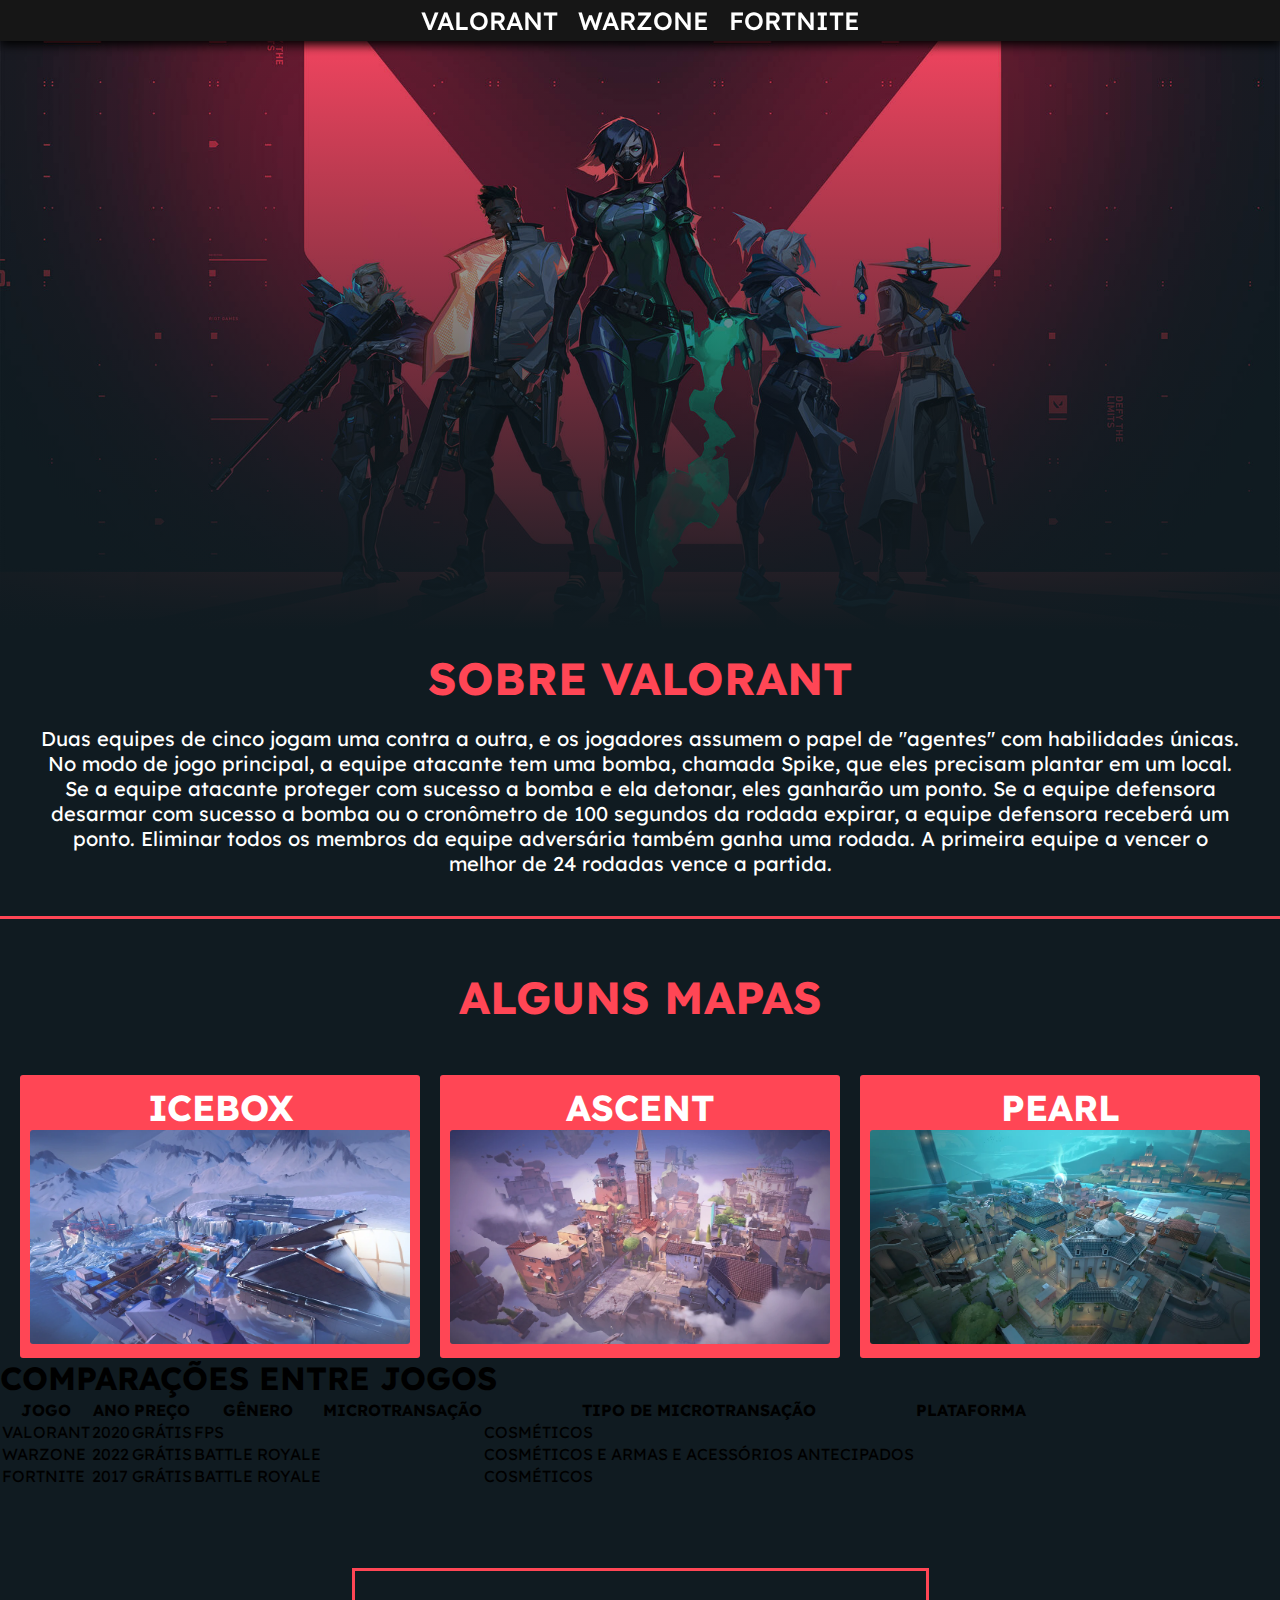
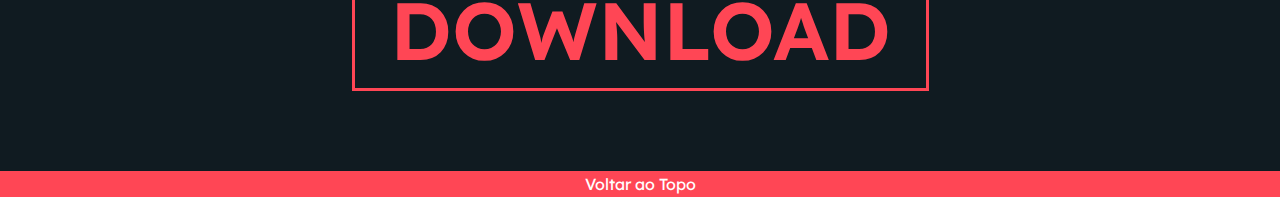
<file: Assets/Pages/valorant.html>
<!DOCTYPE html>
<html lang="pt-br">
  <head>
    <!-- Link fonte Google -->
    <link rel="preconnect" href="https://fonts.googleapis.com" />
    <link rel="preconnect" href="https://fonts.gstatic.com" crossorigin />
    <link
      href="https://fonts.googleapis.com/css2?family=Lexend:wght@100..900&display=swap"
      rel="stylesheet"
    />
    <link
      rel="stylesheet"
      href="https://cdnjs.cloudflare.com/ajax/libs/font-awesome/6.5.1/css/all.min.css"
      integrity="sha512-DTOQO9RWCH3ppGqcWaEA1BIZOC6xxalwEsw9c2QQeAIftl+Vegovlnee1c9QX4TctnWMn13TZye+giMm8e2LwA=="
      crossorigin="anonymous"
      referrerpolicy="no-referrer"
    />

    <meta charset="UTF-8" />
    <meta name="viewport" content="width=device-width, initial-scale=1.0" />

    <title>Valorant</title>

    <link rel="stylesheet" href="../CSS/valorant.css" />
    <link rel="stylesheet" href="../CSS/variables.css" />
    <link rel="stylesheet" href="../CSS/navbar.css" />
  </head>
  <body id="valorant">
    <!-- MENU NAVEGACAO -->
    <header class="navbar">
      <div>
        <nav>
          <ul>
            <li>
              <a href="../../index.html" class="menu home" title="Ir até Home"
                ><i class="fa-solid fa-house"></i
              ></a>
            </li>
          </ul>
        </nav>
      </div>

      <div>
        <nav>
          <ul>
            <li>
              <a href="#valorant" class="menu vavalo" title="Voltar ao Topo"
                >VALORANT</a
              >
            </li>
            <li>
              <a
                href="./warzoneii.html"
                class="menu wazo2"
                title="Ir até Warzone"
                >WARZONE</a
              >
            </li>
            <li>
              <a
                href="./fortnite.html"
                class="menu frtnt"
                title="Ir até Fortnite"
                >FORTNITE</a
              >
            </li>
          </ul>
        </nav>
      </div>

      <div>
        <nav>
          <ul>
            <li>
              <a href="/index.html" class="menu compa"
                ><i class="fa-solid fa-chart-bar"></i
              ></a>
            </li>
          </ul>
        </nav>
      </div>
    </header>
    <!-- MENU NAVEGACAO -->

    <main class="va">
      <div class="hero-content"></div>
    </main>

    <div class="hero">
      <h1>SOBRE VALORANT</h1>
      <p>
        Duas equipes de cinco jogam uma contra a outra, e os jogadores assumem o
        papel de "agentes" com habilidades únicas. No modo de jogo principal, a
        equipe atacante tem uma bomba, chamada Spike, que eles precisam plantar
        em um local. Se a equipe atacante proteger com sucesso a bomba e ela
        detonar, eles ganharão um ponto. Se a equipe defensora desarmar com
        sucesso a bomba ou o cronômetro de 100 segundos da rodada expirar, a
        equipe defensora receberá um ponto. Eliminar todos os membros da equipe
        adversária também ganha uma rodada. A primeira equipe a vencer o melhor
        de 24 rodadas vence a partida.
      </p>
    </div>

    <h1 class="mapas">ALGUNS MAPAS</h1>
    <div class="grids">
      <div class="cards">
        <div
          class="card card1"
          title="Tela de Loading do mapa ICEBOX do jogo Valorant"
        >
          <h2>ICEBOX</h2>
          <img
            src="../Images/valorant/Loading_Screen_Icebox.png"
            alt="Tela de Loading do mapa ICEBOX do jogo Valorant"
          />
        </div>

        <div
          class="card card2"
          title="Tela de Loading do mapa ASCENT do jogo Valorant"
        >
          <h2>ASCENT</h2>
          <img
            src="../Images/valorant/Loading_Screen_Ascent.webp"
            alt="Tela de Loading do mapa ASCENT do jogo Valorant"
          />
        </div>

        <div
          class="card card3"
          title="Tela de Loading do mapa PEARL do jogo Valorant"
        >
          <h2>PEARL</h2>
          <img
            src="../Images/valorant/Loading_Screen_Pearl.webp"
            alt="Tela de Loading do mapa PEARL do jogo Valorant"
          />
        </div>
      </div>

      <div class="tabela">
        <h1>COMPARAÇÕES ENTRE JOGOS</h1>

        <div class="comp" id="compa">
          <table>
            <thead>
              <tr>
                <th class="nome">JOGO</th>
                <th class="nome">ANO</th>
                <th class="nome">PREÇO</th>
                <th class="nome">GÊNERO</th>
                <th class="nome">MICROTRANSAÇÃO</th>
                <th class="nome">TIPO DE MICROTRANSAÇÃO</th>
                <th class="nome">PLATAFORMA</th>
              </tr>
            </thead>

            <tbody>
              <tr>
                <td class="nome">VALORANT</td>
                <td>2020</td>
                <td>GRÁTIS</td>
                <td>FPS</td>
                <td><i class="fa-solid fa-check icon"></i></td>
                <td>COSMÉTICOS</td>
                <td><i class="fa-brands fa-windows icon"></i></td>
              </tr>

              <tr>
                <td class="nome">WARZONE</td>
                <td>2022</td>
                <td>GRÁTIS</td>
                <td>BATTLE ROYALE</td>
                <td><i class="fa-solid fa-check icon"></i></td>
                <td>COSMÉTICOS E ARMAS E ACESSÓRIOS ANTECIPADOS</td>
                <td>
                  <i class="fa-brands fa-windows icon"></i>
                  <i class="fa-brands fa-playstation icon"></i>
                  <i class="fa-brands fa-xbox icon"></i>
                </td>
              </tr>

              <tr>
                <td class="nome">FORTNITE</td>
                <td>2017</td>
                <td>GRÁTIS</td>
                <td>BATTLE ROYALE</td>
                <td><i class="fa-solid fa-check icon"></i></td>
                <td>COSMÉTICOS</td>
                <td>
                  <i class="fa-brands fa-windows icon"></i>
                  <i class="fa-brands fa-playstation icon"></i>
                  <i class="fa-brands fa-xbox icon"></i>
                  <i class="bi bi-nintendo-switch"></i>
                </td>
              </tr>
            </tbody>
          </table>
        </div>
      </div>

      <div class="hero-content2">
        <a
          href="https://playvalorant.com/pt-br/download/"
          class="btn"
          target="_blank"
          title="Site de Download"
          ><i class="fa-solid fa-arrow-down"></i>DOWNLOAD</a
        >
      </div>
    </div>
    <footer>
      <a href="#valorant" class="footer" title="Voltar ao Topo"
        >Voltar ao Topo</a
      >
    </footer>
  </body>
</html>
</file>
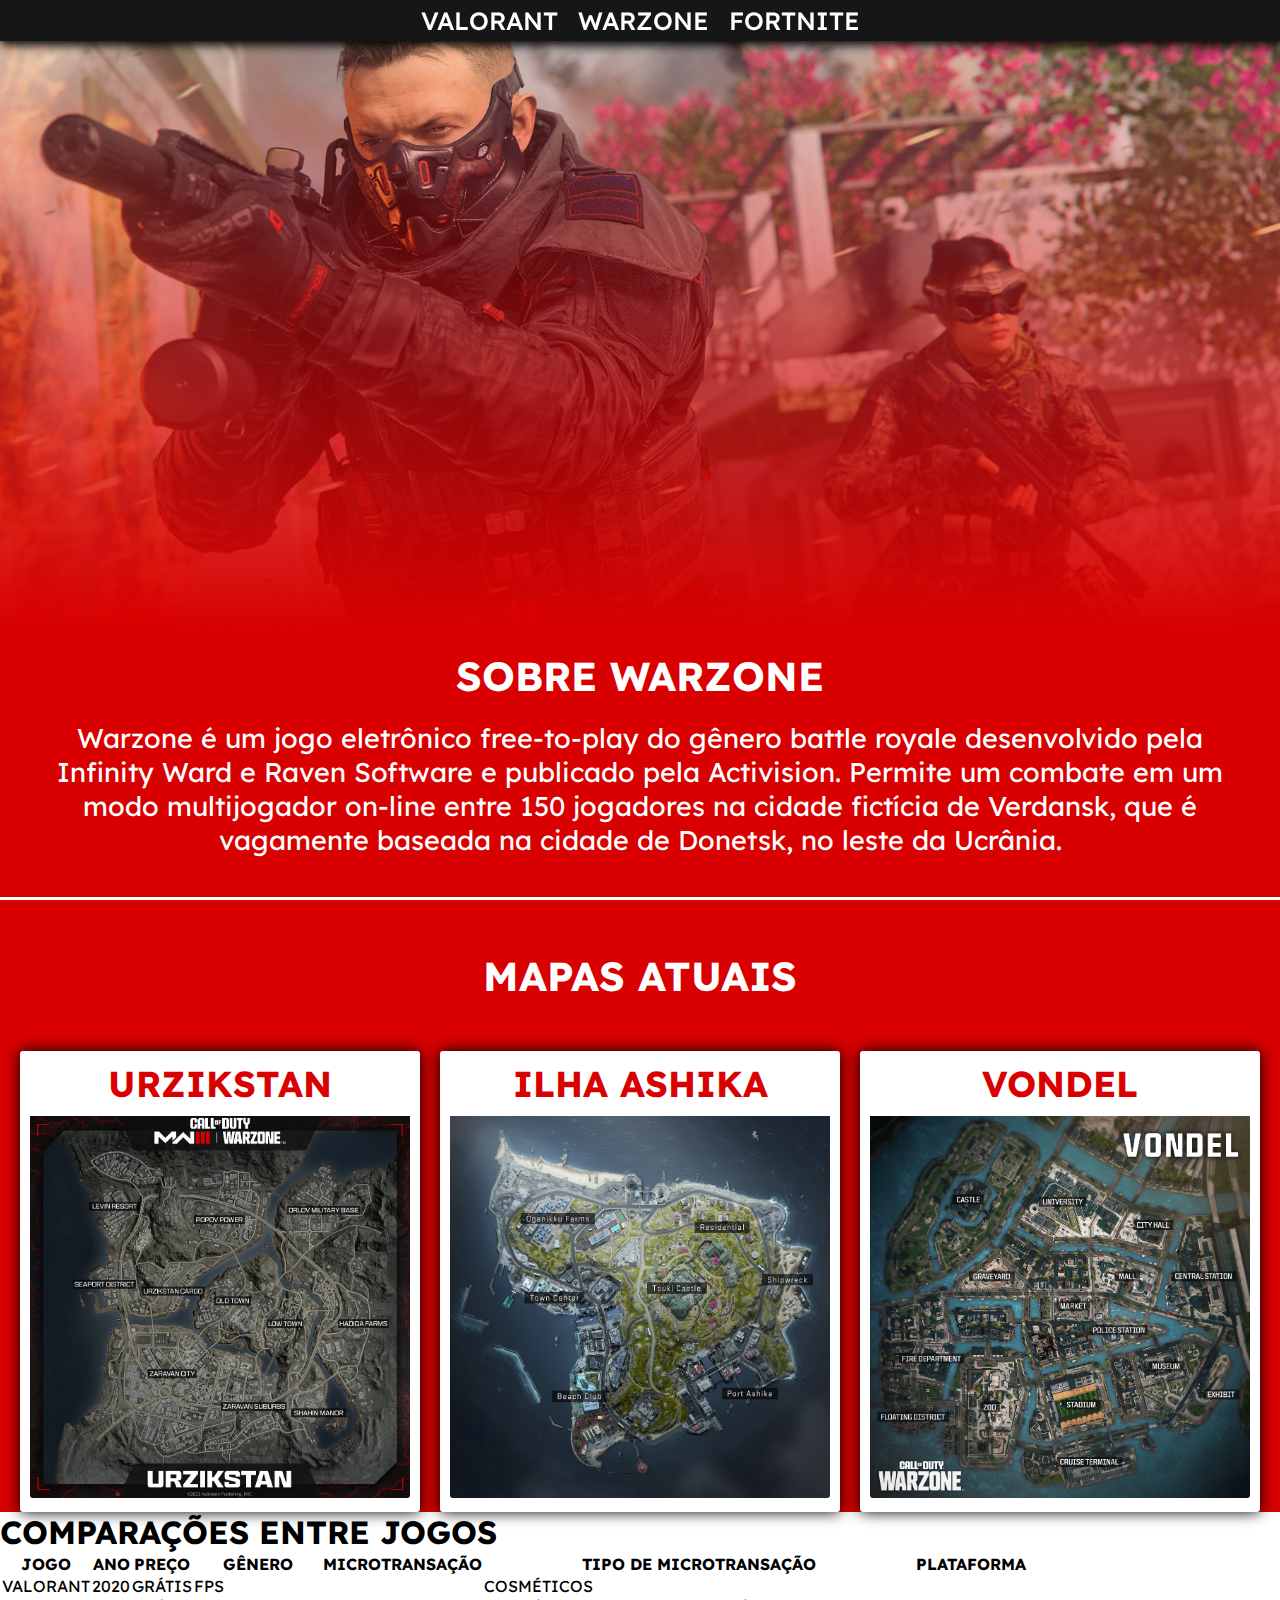
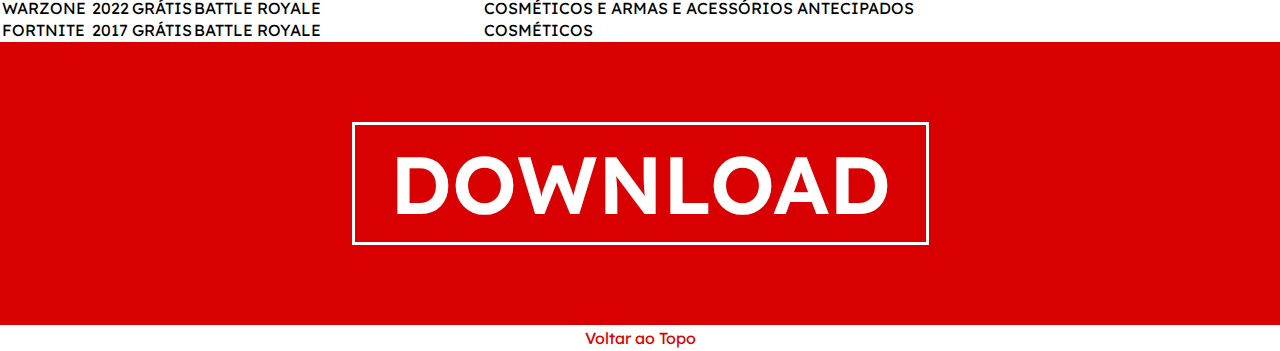
<file: Assets/Pages/warzoneii.html>
<!DOCTYPE html>
<html lang="pt-br">
  <head>
    <!-- Link fonte Google -->
    <link rel="preconnect" href="https://fonts.googleapis.com" />
    <link rel="preconnect" href="https://fonts.gstatic.com" crossorigin />
    <link
      href="https://fonts.googleapis.com/css2?family=Lexend:wght@100..900&display=swap"
      rel="stylesheet"
    />
    <link
      rel="stylesheet"
      href="https://cdnjs.cloudflare.com/ajax/libs/font-awesome/6.5.1/css/all.min.css"
      integrity="sha512-DTOQO9RWCH3ppGqcWaEA1BIZOC6xxalwEsw9c2QQeAIftl+Vegovlnee1c9QX4TctnWMn13TZye+giMm8e2LwA=="
      crossorigin="anonymous"
      referrerpolicy="no-referrer"
    />

    <meta charset="UTF-8" />
    <meta name="viewport" content="width=device-width, initial-scale=1.0" />

    <title>Warzone</title>

    <link rel="stylesheet" href="../CSS/warzone.css" />
    <link rel="stylesheet" href="../CSS/variables.css" />
    <link rel="stylesheet" href="../CSS/navbar.css" />
  </head>
  <body id="warzone">
    <!-- MENU NAVEGACAO -->
    <header class="navbar">
      <div>
        <nav>
          <ul>
            <li>
              <a href="../../index.html" class="menu home" title="Ir até Home"
                ><i class="fa-solid fa-house"></i
              ></a>
            </li>
          </ul>
        </nav>
      </div>

      <div>
        <nav>
          <ul>
            <li>
              <a
                href="./valorant.html"
                class="menu vavalo"
                title="Ir até Valorant"
                >VALORANT</a
              >
            </li>
            <li>
              <a href="#warzone" class="menu wazo2" title="Voltar ao Topo"
                >WARZONE</a
              >
            </li>
            <li>
              <a
                href="./fortnite.html"
                class="menu frtnt"
                title="Ir até Fortnite"
                >FORTNITE</a
              >
            </li>
          </ul>
        </nav>
      </div>

      <div>
        <nav>
          <ul>
            <li>
              <a href="/index.html" class="menu compa"
                ><i class="fa-solid fa-chart-bar"></i
              ></a>
            </li>
          </ul>
        </nav>
      </div>
    </header>
    <!-- MENU NAVEGACAO -->

    <main class="va">
      <div class="hero-content"></div>
    </main>

    <div class="hero">
      <h1>SOBRE WARZONE</h1>
      <p>
        Warzone é um jogo eletrônico free-to-play do gênero battle royale
        desenvolvido pela Infinity Ward e Raven Software e publicado pela
        Activision. Permite um combate em um modo multijogador on-line entre 150
        jogadores na cidade fictícia de Verdansk, que é vagamente baseada na
        cidade de Donetsk, no leste da Ucrânia.
      </p>
    </div>

    <h1 class="mapas">MAPAS ATUAIS</h1>
    <div class="grids">
      <div class="cards">
        <div class="card card1" title="Mapa URZIKSTAN do jogo WARZONE">
          <h2>URZIKSTAN</h2>
          <img
            src="../Images/wz/cod-warzone-urzikstan-map.jpg"
            alt="Mapa URZIKSTAN do jogo WARZONE"
          />
        </div>

        <div class="card card2" title="Mapa ILHA ASHIKA do jogo WARZONE">
          <h2>ILHA ASHIKA</h2>
          <img
            src="../Images/wz/cod-warzone-ashika-island-map-2.jpg"
            alt="Mapa ILHA ASHIKA do jogo WARZONE"
          />
        </div>

        <div class="card card3" title="Mapa VONDEL do jogo WARZONE">
          <h2>VONDEL</h2>
          <img
            src="../Images/wz/cod-warzone-vondel-map.jpg"
            alt="Mapa VONDEL do jogo WARZONE"
          />
        </div>
      </div>
    </div>

    <div class="tabela">
      <h1>COMPARAÇÕES ENTRE JOGOS</h1>

      <div class="comp" id="compa">
        <table>
          <thead>
            <tr>
              <th class="nome">JOGO</th>
              <th class="nome">ANO</th>
              <th class="nome">PREÇO</th>
              <th class="nome">GÊNERO</th>
              <th class="nome">MICROTRANSAÇÃO</th>
              <th class="nome">TIPO DE MICROTRANSAÇÃO</th>
              <th class="nome">PLATAFORMA</th>
            </tr>
          </thead>

          <tbody>
            <tr>
              <td class="nome">VALORANT</td>
              <td>2020</td>
              <td>GRÁTIS</td>
              <td>FPS</td>
              <td><i class="fa-solid fa-check icon"></i></td>
              <td>COSMÉTICOS</td>
              <td><i class="fa-brands fa-windows icon"></i></td>
            </tr>

            <tr>
              <td class="nome">WARZONE</td>
              <td>2022</td>
              <td>GRÁTIS</td>
              <td>BATTLE ROYALE</td>
              <td><i class="fa-solid fa-check icon"></i></td>
              <td>COSMÉTICOS E ARMAS E ACESSÓRIOS ANTECIPADOS</td>
              <td>
                <i class="fa-brands fa-windows icon"></i>
                <i class="fa-brands fa-playstation icon"></i>
                <i class="fa-brands fa-xbox icon"></i>
              </td>
            </tr>

            <tr>
              <td class="nome">FORTNITE</td>
              <td>2017</td>
              <td>GRÁTIS</td>
              <td>BATTLE ROYALE</td>
              <td><i class="fa-solid fa-check icon"></i></td>
              <td>COSMÉTICOS</td>
              <td>
                <i class="fa-brands fa-windows icon"></i>
                <i class="fa-brands fa-playstation icon"></i>
                <i class="fa-brands fa-xbox icon"></i>
                <i class="bi bi-nintendo-switch"></i>
              </td>
            </tr>
          </tbody>
        </table>
      </div>
    </div>

    <div class="hero-content2">
      <a
        href="https://www.callofduty.com/br/pt/warzone"
        class="btn"
        target="_blank"
        title="Site de Download"
        ><i class="fa-solid fa-arrow-down"></i>DOWNLOAD</a
      >
    </div>

    <footer>
      <a href="#warzone" class="footer" title="Voltar ao Topo"
        >Voltar ao Topo</a
      >
    </footer>
  </body>
</html>
</file>
<file: Assets/CSS/index.css>
/* HEADER */
* {
  margin: 0;
  padding: 0;
  box-sizing: border-box;
  font-family: "Lexend", sans-serif;
}

/* HTML */
html {
  font-size: 62.5%;
  scroll-behavior: smooth;
  overflow-x: hidden;
}

body {
  font-size: 1.6rem;
  overflow-x: hidden;
}

a {
  text-decoration: none;
  color: #fff;
  transition: 0.3s;
}

/* JOGOS */
main {
  width: 100%;
  min-height: 70vh;
  background-position: center;
  background-repeat: no-repeat;
  background-size: cover;
  display: flex;
  align-items: center;
}

.va {
  background-image: linear-gradient(rgba(0, 0, 0, 0.616), #0000007e),
    url(../Images/valorant/va\ b.png);
  transition: 0.3s;
}
.wz {
  background-image: linear-gradient(rgba(0, 0, 0, 0.616), #0000007e),
    url(../Images/wz/wz\ bpng.png);
  transition: 0.3s;
}
.ft {
  background-image: linear-gradient(rgba(0, 0, 0, 0.616), #0000007e),
    url(../Images/fort/ft\ b.png);
  transition: 0.3s;
}

.hero-content {
  transition: 0.3s;
  width: 100%;
  padding: 6rem;
  color: #fff;
  display: flex;
  align-items: center;
  justify-content: space-evenly;
  flex-wrap: wrap;
  white-space: nowrap;
  flex-direction: column;
}
.hero-content h1 {
  font-size: 9vmin;
  text-align: left;
}

.hero-content a {
  font-size: 5vmin;
}

.hero-content:hover {
  transform: scale(1.03);
  transition: 0.3s;
}
/* JOGOS */

/* DOWNLOADS */
.btn {
  font-size: 6rem;
  border: 3px solid #fff;
  padding: 8px 3.5rem;
  transition: 0.3s;
  font-weight: 600;
}

.vava:hover {
  color: var(--valorant);
  border: 3px solid var(--valorant);
}
.wz2:hover {
  color: var(--warzone);
  border: 3px solid var(--warzone);
}
.ftn:hover {
  color: var(--fortnite);
  border: 3px solid var(--fortnite);
}
/* DOWNLOADS */

/* Saiba Mais */
.vaval {
  color: var(--valorant);
}

.waz2 {
  color: var(--warzone);
}

.frtn {
  color: var(--fortnite);
}

.vaval:hover {
  color: #fff;
}

.waz2:hover {
  color: #fff;
}

.frtn:hover {
  color: #fff;
}
/* Saiba Mais */

/* Comparação */
.tabela {
  width: 100%;
  height: auto;
  background-color: var(--background);
  border-bottom: 2px solid #fff;
}
/* Comparação */
.comp {
  display: flex;
  justify-content: center;
  align-items: center;
}

.tabela h1 {
  color: #fff;
  text-align: center;
  padding-top: 5rem;
}

.comp table {
  width: 100%;
  border: 2px solid #fff;
  border-collapse: collapse;
  color: #fff;
  margin: 7rem;
  text-align: center;
}

td,
th {
  padding: 4rem;
}

.nome {
  font-weight: 900;
  font-size: 2rem;
}
/* Comparação */

/* Final */
.icon {
  font-size: 2rem;
}

.formcontainer {
  height: auto;
  display: flex;
  flex-wrap: wrap;
  justify-content: space-evenly;
  align-items: flex-start;
  padding: 4rem;
  padding-bottom: 6rem;
  background-color: var(--background);
  color: #fff;
}

.formcontainer h2 {
  text-align: center;
  padding-bottom: 2rem;
  font-size: 3rem;
}

.formcontainer ul {
  line-height: 2rem;
  letter-spacing: 2px;
  list-style: none;
  font-size: 2rem;
  font-weight: 300;
}

.credito p {
  padding: 2px;
  border-bottom: 1px solid #fff;
}

input {
  width: 100%;
  height: 40px;
  padding-left: 45px;
  font-size: 18px;
  background-color: transparent;
  border: 2px solid #fff;
  color: #fff;
}

input:focus {
  outline-color: #fff;
  color: #fff;
  background-color: var(--background);
}

label {
  font-size: 2rem;
  letter-spacing: 2px;
}

.mail {
  position: relative;
  top: 31px;
  left: -40px;
}

.box-form-button {
  padding-top: 1rem;
  text-align: right;
  transition: 0.3s;
}

.box-form-button button:hover {
  color: #5f5f5f;
  transform: scale(1.02);
}

.box-form-button a:hover {
  color: #5f5f5f;
  transform: scale(1.02);
}

button {
  background-color: transparent;
  color: #fff;
  border: 0;
  font-size: 1.8rem;
  transition: 0.3s;
}
/* Final */

@media (max-width: 1200px) {
  main {
    width: 100%;
  }
}

@media (max-width: 900px) {
  main {
    width: 100%;
  }
}

@media (max-width: 550px) {
  main {
    width: 100%;
    min-height: 50vh;
  }
}

@media (max-width: 450px) {
  main {
    width: 100%;
    min-height: 40vh;
  }
}

@media (max-width: 350px) {
  main {
    width: 100%;
    min-height: 40vh;
  }
}
</file>
<file: Assets/CSS/variables.css>
:root{
    --valorant: #ff4655;
    --dvalorant: #83232b;
    --ddvalorant: #101b21;
    --cs: #e58716;
    --dcs: #7a4d14;
    --ddcs: #2a377e;
    --warzone: #d80000;
    --dwarzone: #550000;
    --ddwarzone: ;
    --fortnite: #00dafe;
    --dfortnite: rgb(0, 167, 196);
    --ddfortnite: ;
    --transition: .6s ;
    --background: #161616;
}
</file>
<file: Assets/CSS/navbar.css>
* {
    margin: 0;
    padding: 0;
    box-sizing: border-box;
    font-family: "Lexend", sans-serif;
}

/* HTML */
html{
    font-size: 62.5%;
    scrollbar-width: none;
    scroll-behavior:smooth;
}

body{
    font-size: 1.6rem;
}

a{
    text-decoration: none;
    color: #fff;
    transition: .3s;
}

img{
    max-width: 100%;
}
/* HTML */

/* HEADER */
header{
    width: 100%;
    padding: 0.5rem;
    padding-left: 3rem;
    padding-right: 3rem;
    display: flex;
    align-items: center;
    justify-content: space-between;
    position:fixed;
    opacity: 50%;
    font-size: 2.5rem;
    transition: var(--transition);
    z-index: 3;
    color: #fff;
}
header:hover{
    background-color: var(--background);
    box-shadow: 0px 4px 10px #000000;
    opacity: 100%;
    transition: var(--transition);
}

ul{
    list-style: none;
    display: flex;
    align-items: center;
    justify-content: center;
}

.menu{
    font-weight: 500;
    padding: 1rem;
}

.home:hover{
    color: #5f5f5f;
}
.compa:hover{
    color: #5f5f5f;
}

.vavalo:hover{
    color: var(--valorant);
}

.csss2:hover{
    color: var(--cs);
}

.wazo2:hover{
    color: var(--warzone);
}

.frtnt:hover{
    color: var(--fortnite);
}
</file>
<file: Assets/CSS/cs.css>
/* Header */
main{
    /* border: 1rem solid var(--valorant); */
    width: 100%;
    min-height: 70vh;
    background-image: linear-gradient(rgba(0, 0, 0, 0), #2a377e),url(../Images/awp.jpg);
    background-position:center;
    background-repeat: no-repeat;
    background-size: cover;
    align-items: center;
    display: flex;
    /* box-shadow: 0px 0px 10px; */
}
/* Header */

/* div */
.hero{
    background-color: var(--ddcs);
    padding: 2rem;
    display: grid;
    grid-template-areas: "title" "subtitle";
    text-align: center;
    justify-content: center;
    align-items: center;
    height: auto;
}

.hero h1{
    font-size: 4.5rem;
    font-family: 'Counter-Strike', sans-serif;
    grid-area: title;
    color: var(--cs);
}

.hero p{
    font-size: 2rem;
    grid-area: subtitle;
    color: #fff;
    padding: 2rem;
}
/* div */

.mapas{
    font-family: 'Counter-Strike', sans-serif;
    color: var(--cs);
    font-size: 4.5rem;
    border-top: 3px solid var(--cs);
    background-color: var(--ddcs);
    padding: 5rem;
    text-align: center;
}

/* cards */
.cards{
    display: grid;
    grid-template-columns: repeat(3, 1fr);
    grid-gap: 2rem;
    grid-template-areas: 
        "card1 card2 card3";
    padding: 0 2rem;
    background-color: var(--ddcs);
}
    
.card{
    border-radius: 3px;
    background-color: var(--cs);
    padding: 1rem;
    text-align: center;
    transition: .3s;
}

.card h2{
    color: #fff;
    font-size: 3rem;
    font-family: 'Counter-Strike', sans-serif;
}

.card:hover{
    transform: scale(1.02);
    transition: .3s;
}

.card img{
    padding-top: 1rem;
    width: 100%;
    border-radius: 3px;
}

.card1{
    grid-area: card1;
}

.card2{
    grid-area: card2;
}

.card3{
    grid-area: card3;
}
/* cards */

.hero-content2 {
    transition: 0.3s;
    width: 100%;
    padding: 6rem;
    color: #fff;
    display: flex;
    align-items: center;
    justify-content: space-evenly;
    flex-wrap: wrap;
    background-color: var(--ddcs);
}

.hero-content2 h1 {
    text-align: center;
}

.hero-content2:hover {
    transition: 0.3s;
}

.btn{
    font-size: 6rem;
    color: var(--cs);
    border: 3px solid var(--cs);
    margin: 2rem;
    padding: 8px 3.5rem;
    transition: .3s;
    font-weight: 600;
}

.btn:hover{
    color: #fff;
    border: 3px solid #fff;
    transform: scale(1.03);
}

/* footer */
.footer{
    text-align: center;
    padding: .3rem;
    font-size: 1.6rem;
    background-color: var(--cs);
    display: flex;
    justify-content: center;
}

.footer:hover{
    transform: scale(1.02);
}
/* footer */
</file>
<file: Assets/CSS/feedback.css>
* {
  margin: 0;
  padding: 0;
  box-sizing: border-box;
  font-family: "Lexend", sans-serif;
}

/* HTML */
html {
  font-size: 62.5%;
  scrollbar-width: none;
  scroll-behavior: smooth;
}

body {
  font-size: 1.6rem;
  background-color: var(--background);
  color: #fff;
}

a {
  text-decoration: none;
  color: #fff;
  transition: 0.3s;
}

.voltar {
  margin: 5rem;
  font-size: 4rem;
  transition: 0.3s;
}

.voltar a:hover {
  color: #5f5f5f;
  transform: scale(1.02);
  transition: 0.3s;
}

.obg {
  width: 100%;
  height: 70vh;
  display: flex;
  align-items: center;
  justify-content: space-around;
}

.caixa:hover {
  transform: scale(1.02);
  transition: 0.3s;
}

.obg h1 {
  text-align: center;
  font-size: 7vmin;
}

.obg p {
  text-align: center;
  font-size: 4vmin;
  font-weight: 600;
}

.caixa {
  transition: 0.3s;
  padding: 3rem;
}
</file>
<file: Assets/CSS/fortnite.css>
* {
  margin: 0;
  padding: 0;
  box-sizing: border-box;
  font-family: "Lexend", sans-serif;
}

html {
  overflow-x: hidden;
}

/* Header */
main {
  /* border: 1rem solid var(--valorant); */
  width: 100%;
  min-height: 70vh;
  background-image: linear-gradient(rgba(0, 0, 0, 0), #00dafe),
    url(../Images/fort/video-game-fortnite-hd-wallpaper-b8469d88f0006c98c0eca10e2802047a.jpg);
  background-position: center;
  background-repeat: no-repeat;
  background-size: cover;
  align-items: center;
  display: flex;
  /* box-shadow: 0px 0px 10px; */
}
/* Header */

/* div */
.hero {
  background-color: var(--fortnite);
  padding: 2rem;
  text-align: center;
  justify-content: center;
  align-items: center;
  height: auto;
}

.hero h1 {
  font-size: 4.5vmin;
  color: #fff;
}

.hero p {
  font-size: 3vmin;
  color: #fff;
  padding: 2rem;
}
/* div */

.mapas {
  color: #fff;
  font-size: 4.5vmin;
  background-color: var(--fortnite);
  padding: 5rem;
  text-align: center;
}

/* cards */
.grids {
  background-color: var(--fortnite);
}

.cards {
  display: flex;
  gap: 2rem;
  padding: 0 2rem;
  background-color: var(--fortnite);
  padding-bottom: 5rem;
}

.card {
  margin: 0 20%;
  border-radius: 3px;
  background-color: #fff;
  padding: 1rem;
  text-align: center;
  box-shadow: 0px 0px 15px;
  transition: 0.3s;
}

.card h2 {
  color: var(--fortnite);
  font-size: 4vmin;
}

.card:hover {
  transform: scale(1.02);
  transition: 0.3s;
}

.card img {
  width: 100%;
  border-radius: 3px;
}

/* cards */

.hero-content2 {
  transition: 0.3s;
  width: 100%;
  padding: 6rem;
  color: #fff;
  display: flex;
  align-items: center;
  justify-content: space-evenly;
  background-color: var(--fortnite);
  white-space: nowrap;
}

.hero-content2 a {
  font-size: 9vmin;
  text-align: center;
}

.hero-content2:hover {
  transition: 0.3s;
}

.btn {
  font-size: 6rem;
  color: #fff;
  border: 3px solid #fff;
  margin: 2rem;
  padding: 8px 3.5rem;
  transition: 0.3s;
  font-weight: 600;
}

.btn:hover {
  color: var(--dfortnite);
  border: 3px solid var(--dfortnite);
  transform: scale(1.03);
}

/* footer */
.footer {
  text-align: center;
  padding: 0.3rem;
  font-size: 1.6rem;
  background-color: #fff;
  display: flex;
  justify-content: center;
  color: var(--fortnite);
}

.footer:hover {
  transform: scale(1.02);
}
/* footer */

/* Comparação */
.tabela {
  width: 100%;
  height: auto;
  background-color: var(--fortnite);
}
/* Comparação */
.comp {
  display: flex;
  justify-content: center;
  align-items: center;
}

.tabela h1 {
  color: #fff;
  text-align: center;
  padding-top: 5rem;
}

.comp table {
  font-size: 2vmin;
  width: 100%;
  border: 2px solid #fff;
  border-collapse: collapse;
  color: #fff;
  margin: 7vmin;
  text-align: center;
}

td,
th {
  border-left: 1px solid #fff;
  padding: 2rem;
}

.nome {
  font-weight: 900;
}

@media (max-width: 1200px) {
  main {
    width: 100%;
  }

  .comp table {
    font-size: 2vmin;
  }

  td,
  th {
    padding: 0;
  }
}

@media (max-width: 900px) {
  main {
    width: 100%;
  }

  .cards {
    flex-direction: column;
    width: 80%;
    align-items: center;
    margin: 0 auto;
  }

  .comp table {
    font-size: 2vmin;
  }

  td,
  th {
    padding: 0;
  }
}

@media (max-width: 550px) {
  main {
    width: 100%;
  }

  .comp table {
    font-size: 2vmin;
  }

  td,
  th {
    padding: 0;
  }

  .card {
    margin: 0 2%;
  }
}

@media (max-width: 450px) {
  main {
    width: 100%;
  }

  .comp table {
    font-size: 2vmin;
  }

  td,
  th {
    padding: 0;
  }

  .card {
    margin: 0 2%;
  }
}

@media (max-width: 350px) {
  main {
    width: 100%;
  }

  .comp table {
    font-size: 2vmin;
  }

  td,
  th {
    padding: 0;
  }

  .card {
    margin: 0 2%;
  }
}
</file>
<file: Assets/CSS/valorant.css>
* {
  margin: 0;
  padding: 0;
  box-sizing: border-box;
  font-family: "Lexend", sans-serif;
}

body {
  overflow-x: hidden;
}

/* HEADER */
main {
  /* border: 1rem solid var(--valorant); */
  width: 100%;
  min-height: 70vh;
  background-image: linear-gradient(rgba(0, 0, 0, 0), #101b21),
    url(../Images/valorant/valorant-305kescxw5dpup7y.jpg);
  background-position: center;
  background-repeat: no-repeat;
  background-size: cover;
  align-items: center;
  display: flex;
  /* box-shadow: 0px 0px 10px; */
}
/* Header */

/* div */
.hero {
  background-color: var(--ddvalorant);
  padding: 2rem;
  text-align: center;
  justify-content: center;
  align-items: center;
  height: auto;
}

.hero h1 {
  font-size: 4.5rem;
  color: var(--valorant);
}

.hero p {
  font-size: 2rem;
  color: #fff;
  padding: 2rem;
}
/* div */

.mapas {
  color: var(--valorant);
  font-size: 4.5rem;
  border-top: 3px solid var(--valorant);
  background-color: var(--ddvalorant);
  padding: 5rem;
  text-align: center;
}

/* cards */
.grids {
  background-color: var(--ddvalorant);
}

.cards {
  display: flex;
  gap: 2rem;
  padding: 0 2rem;
  background-color: var(--ddvalorant);
}

.card {
  border-radius: 3px;
  background-color: var(--valorant);
  padding: 1rem;
  text-align: center;
  transition: 0.3s;
}

.card h2 {
  color: #fff;
  font-size: 4vmin;
}

.card:hover {
  transform: scale(1.02);
  transition: 0.3s;
}

.card img {
  width: 100%;
  border-radius: 3px;
}

/* cards */

.hero-content2 {
  transition: 0.3s;
  width: 100%;
  padding: 6rem;
  color: #fff;
  display: flex;
  align-items: center;
  justify-content: space-evenly;
  background-color: var(--ddvalorant);
  white-space: nowrap;
}

.hero-content2 a {
  font-size: 9vmin;
  text-align: center;
}

.hero-content2:hover {
  transition: 0.3s;
}

.btn {
  font-size: 6rem;
  color: var(--valorant);
  border: 3px solid var(--valorant);
  margin: 2rem;
  padding: 8px 3.5rem;
  transition: 0.3s;
  font-weight: 600;
}

.btn:hover {
  color: #fff;
  border: 3px solid #fff;
  transform: scale(1.03);
}

/* footer */
.footer {
  text-align: center;
  padding: 0.3rem;
  font-size: 1.6rem;
  background-color: var(--valorant);
  display: flex;
  justify-content: center;
}

.footer:hover {
  transform: scale(1.02);
}
/* footer */

@media (max-width: 1200px) {
  main {
    width: 100%;
  }
}

@media (max-width: 900px) {
  main {
    width: 100%;
  }

  .cards {
    flex-direction: column;
    width: 80%;
    align-items: center;
    margin: 0 auto;
  }
}

@media (max-width: 550px) {
  main {
    width: 100%;
  }
}

@media (max-width: 450px) {
  main {
    width: 100%;
  }
}

@media (max-width: 350px) {
  main {
    width: 100%;
  }
}
</file>
<file: Assets/CSS/warzone.css>
* {
  margin: 0;
  padding: 0;
  box-sizing: border-box;
  font-family: "Lexend", sans-serif;
}

body {
  overflow-x: hidden;
}

/* Header */
main {
  /* border: 1rem solid var(--valorant); */
  width: 100%;
  min-height: 70vh;
  background-image: linear-gradient(rgba(0, 0, 0, 0), #d80000),
    url(../Images/wz/call-of-duty-warzone-2-4k-wallpaper--20529.jpg);
  background-position: center;
  background-repeat: no-repeat;
  background-size: cover;
  align-items: center;
  display: flex;
  /* box-shadow: 0px 0px 10px; */
}
/* Header */

/* div */
.hero {
  background-color: #d80000;
  padding: 2rem;
  text-align: center;
  justify-content: center;
  align-items: center;
  height: auto;
}

.hero h1 {
  font-size: 4.5vmin;
  color: #fff;
}

.hero p {
  font-size: 3vmin;
  color: #fff;
  padding: 2rem;
}
/* div */

.mapas {
  color: #fff;
  font-size: 4.5vmin;
  border-top: 3px solid #fff;
  background-color: var(--warzone);
  padding: 5rem;
  text-align: center;
}

/* cards */
.grids {
  background-color: var(--warzone);
}

.cards {
  display: flex;
  gap: 2rem;
  padding: 0 2rem;
  background-color: var(--warzone);
}

.card {
  border-radius: 3px;
  background-color: #fff;
  padding: 1rem;
  text-align: center;
  box-shadow: 0px 0px 15px;
  transition: 0.3s;
}

.card h2 {
  color: var(--warzone);
  font-size: 4vmin;
}

.card:hover {
  transform: scale(1.02);
  transition: 0.3s;
}

.card img {
  width: 100%;
  border-radius: 3px;
  padding-top: 1rem;
}

/* cards */

.hero-content2 {
  transition: 0.3s;
  width: 100%;
  padding: 6rem;
  color: #fff;
  display: flex;
  align-items: center;
  justify-content: space-evenly;
  background-color: var(--warzone);
  white-space: nowrap;
}

.hero-content2 a {
  font-size: 9vmin;
  text-align: center;
}

.hero-content2:hover {
  transition: 0.3s;
}

.btn {
  font-size: 6rem;
  color: #fff;
  border: 3px solid #fff;
  margin: 2rem;
  padding: 8px 3.5rem;
  transition: 0.3s;
  font-weight: 600;
}

.btn:hover {
  color: var(--dwarzone);
  border: 3px solid var(--dwarzone);
  transform: scale(1.03);
}

/* footer */
.footer {
  text-align: center;
  padding: 0.3rem;
  font-size: 1.6rem;
  background-color: #fff;
  display: flex;
  justify-content: center;
  color: var(--warzone);
}

.footer:hover {
  transform: scale(1.02);
}
/* footer */

@media (max-width: 1200px) {
  main {
    width: 100%;
  }
}

@media (max-width: 900px) {
  main {
    width: 100%;
  }

  .cards {
    flex-direction: column;
    width: 80%;
    align-items: center;
    margin: 0 auto;
  }
}

@media (max-width: 550px) {
  main {
    width: 100%;
  }
}

@media (max-width: 450px) {
  main {
    width: 100%;
  }
}

@media (max-width: 350px) {
  main {
    width: 100%;
  }
}
</file>
